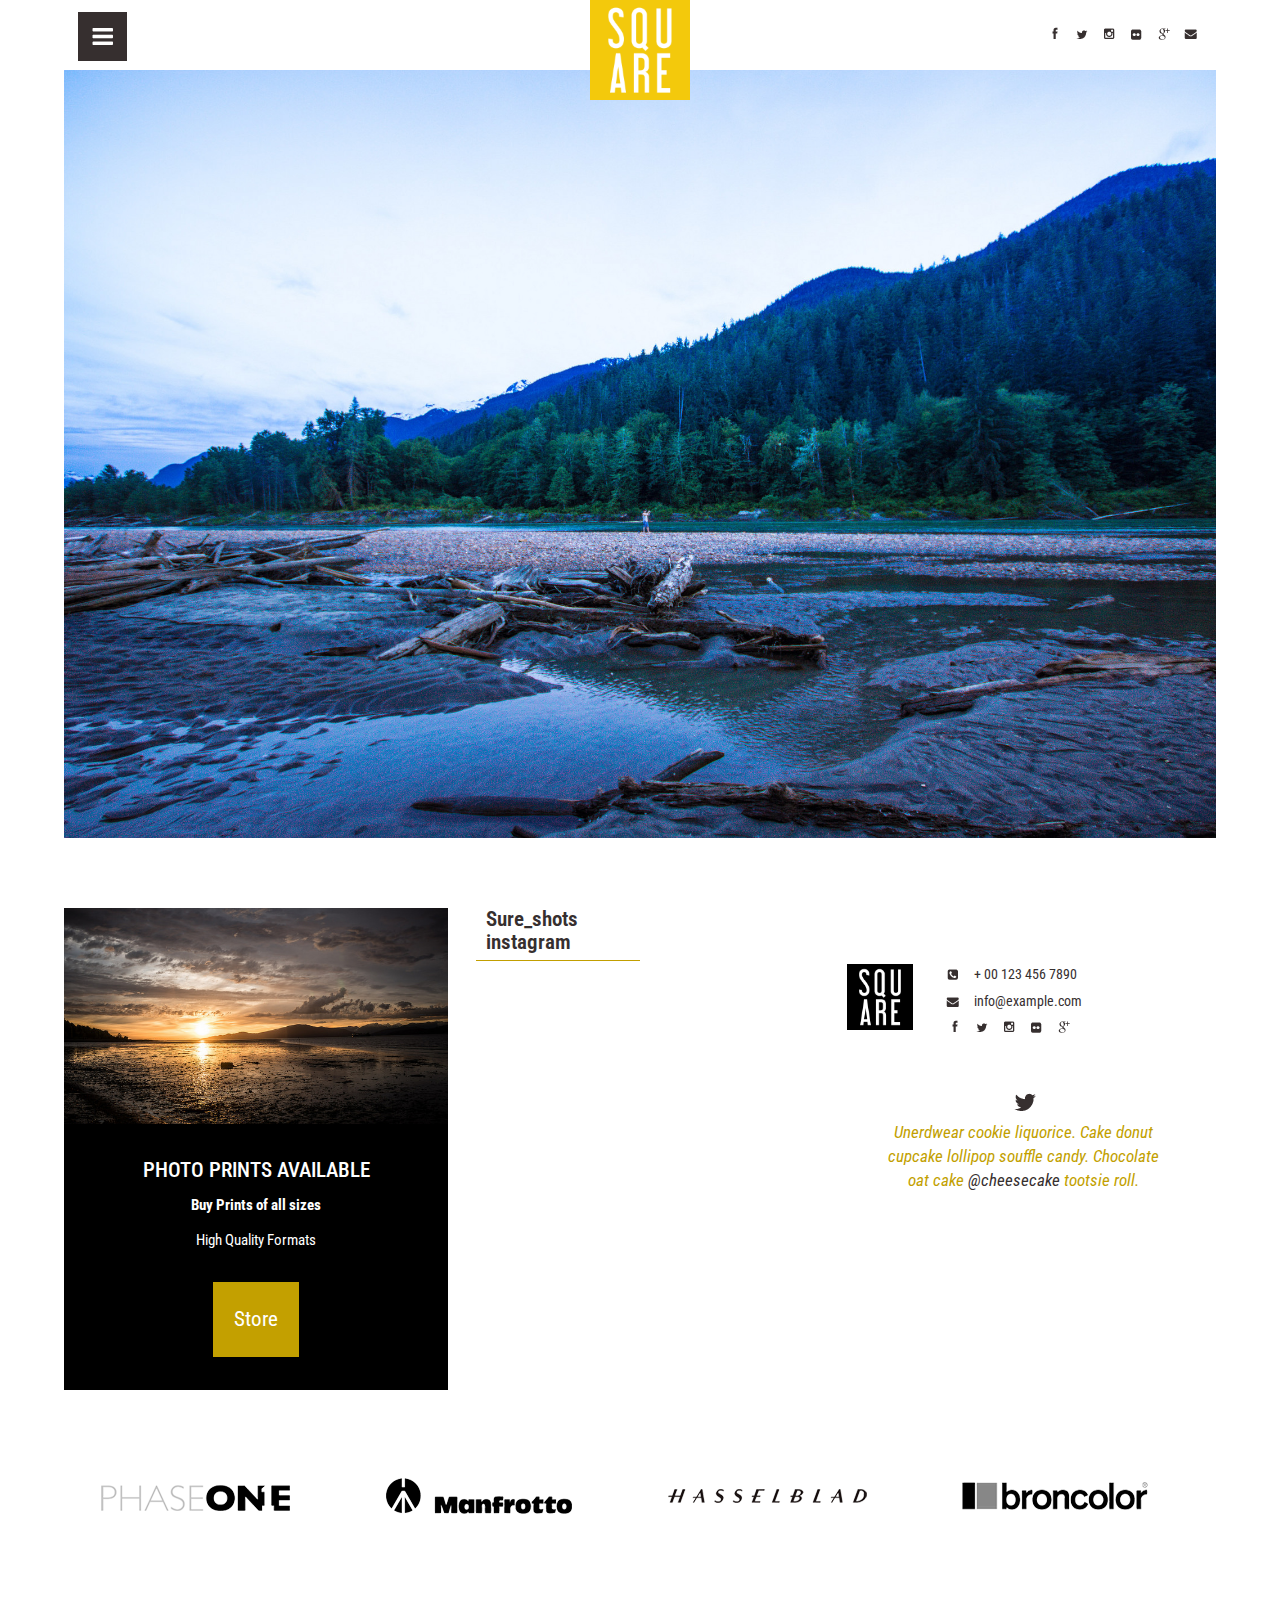
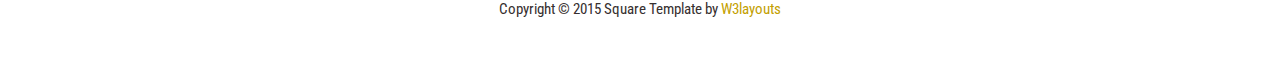
<file: index.html>
<!--A Design by W3layouts 
Author: W3layout
Author URL: http://w3layouts.com
License: Creative Commons Attribution 3.0 Unported
License URL: http://creativecommons.org/licenses/by/3.0/
-->
<!DOCTYPE html>
<html>
<head>
<title>Square a photographer portfolio Category Flat Bootstarp Resposive Website Template | Home :: w3layouts</title>
<link href="css/bootstrap.css" rel="stylesheet" type="text/css" media="all" />
<!-- jQuery (necessary for Bootstrap's JavaScript plugins) -->
<script src="js/jquery.min.js"></script>
<!-- Custom Theme files -->
<!--theme-style-->
<link href="css/style.css" rel="stylesheet" type="text/css" media="all" />	
<!--//theme-style-->
<meta name="viewport" content="width=device-width, initial-scale=1">
<meta http-equiv="Content-Type" content="text/html; charset=utf-8" />
<meta name="keywords" content="Square Responsive web template, Bootstrap Web Templates, Flat Web Templates, Andriod Compatible web template, 
Smartphone Compatible web template, free webdesigns for Nokia, Samsung, LG, SonyErricsson, Motorola web design" />
<script type="application/x-javascript"> addEventListener("load", function() { setTimeout(hideURLbar, 0); }, false); function hideURLbar(){ window.scrollTo(0,1); } </script>
<!--fonts-->
<link href='http://fonts.googleapis.com/css?family=Roboto+Condensed:400,300,700' rel='stylesheet' type='text/css'>
<script type="text/javascript" src="js/move-top.js"></script>
<script type="text/javascript" src="js/easing.js"></script>

</head>
<body>
<div class="main">
	<div class="header">		
			<div class="header-left">
			<div class="main-in">
								<section>
									<button id="showLeft" class="navig"></button>
								</section>
						</div>
				<!--- Navigation from Right To Left --->
				<link rel="stylesheet" type="text/css" href="css/component.css" />
					<script src="js/modernizr.custom.js"></script>
					<script type="text/javascript">
			
					  var _gaq = _gaq || [];
					  _gaq.push(['_setAccount', 'UA-7243260-2']);
					  _gaq.push(['_trackPageview']);
			
					  (function() {
					    var ga = document.createElement('script'); ga.type = 'text/javascript'; ga.async = true;
					    ga.src = ('https:' == document.location.protocol ? 'https://ssl' : 'http://www') + '.google-analytics.com/ga.js';
					    var s = document.getElementsByTagName('script')[0]; s.parentNode.insertBefore(ga, s);
					  })();
			
					</script>
					<div class="cbp-spmenu-push">
						<nav class="cbp-spmenu cbp-spmenu-vertical cbp-spmenu-left" id="cbp-spmenu-s1">
							<h3>Menu</h3>
							<a href="index.html" class="active" >Home</a>
							<a href="about.html" >About</a>
							<a href="portfolio.html">Portfolio</a>
							<a href="blog.html">Blog</a>
							<a href="contact.html">Contact</a>
						</nav>
				</div>
				<script src="js/classie.js"></script>
					<script>
			var menuLeft = document.getElementById( 'cbp-spmenu-s1' ),				
				showLeft = document.getElementById( 'showLeft' ),				
				body = document.body;

			showLeft.onclick = function() {
				classie.toggle( this, 'active' );
				classie.toggle( menuLeft, 'cbp-spmenu-open' );
				disableOther( 'showLeft' );
			};
			function disableOther( button ) {
				if( button !== 'showLeft' ) {
					classie.toggle( showLeft, 'disabled' );
				}
			}
		</script>
				<!--- Navigation from Right To Left --->
		</div>
	<!---->	
		<div class="logo">
			<a href="index.html"><img src="images/logo.png" alt=" "></a>
		</div>	
		<!---->
		<div class="header-right">
			<ul class="social-in">
				<li><a href="#"><i> </i></a></li>
				<li><a href="#"><i class="twitter"> </i></a></li>
				<li><a href="#"><i class="camera"> </i></a></li>
				<li ><a href="#"><i class="dot"> </i></a></li>
				<li><a href="#"><i class="gmail"> </i></a></li>
				<li><a href="#"><i class="message"> </i></a></li>
			</ul>
		</div>
		<div class="clearfix"> </div>
	</div>
	<!---->
	<div class="banner">
		<img  src="images/banner.jpg" alt=""/>
	</div>
	<!---->
	<div class="content">
		<div class="content-top">
		
				<div class="col-md-4 grid-top">
					<a href="single.html"><img  src="images/ba.jpg" alt=""/></a>
					<div class="top-grid">
						<h2>Photo Prints Available</h2>
						<label>Buy Prints of all sizes</label>
						<small>High Quality Formats</small>
						<a href="single.html" class="top-rate">Store</a>
					</div>
				</div>
				<div class="col-md-4 grid">
					<h4>Sure_shots instagram</h4>
					<div class="col-grid">
						<!-- LightWidget WIDGET --><script src="//lightwidget.com/widgets/lightwidget.js"></script><iframe src="//lightwidget.com/widgets/02e3bf84b77150ffb851d7aec7397ad4.html" scrolling="no" allowtransparency="true" class="lightwidget-widget" style="width: 100%; border: 0; overflow: hidden;"></iframe>

						<div class="clearfix"> </div>
					</div>
				</div>
				
			<div class="col-md-4 md-col">
				<div class="col-md-3 number-in">
					<a href="index.html"><img class="img-responsive" src="images/logo1.png" alt=" "></a>
				</div>
				<div class="col-md-9 number">
					<ul class="social">
						<li><span><i> </i>+ 00 123 456 7890</span></li>
						<li><a href="mailto:info@example.com"><i class="mes"> </i>info@example.com</a></li>
					</ul>
					<ul class="social-in">
						<li><a href="#"><i> </i></a></li>
						<li><a href="#"><i class="twitter"> </i></a></li>
						<li><a href="#"><i class="camera"> </i></a></li>
						<li><a href="#"><i class="dot"> </i></a></li>
						<li><a href="#"><i class="gmail"> </i></a></li>
					</ul>				
				</div>
				<div class="clearfix"> </div>
					<div class="twit">
						<a href="#"><img src="images/twit.png" alt=""></a>
						<p>Unerdwear cookie liquorice. Cake donut cupcake lollipop souffle candy. Chocolate oat cake <a href="single.html">@cheesecake</a> tootsie roll.</p>
					</div>
			</div>
			<div class="clearfix"> </div>
		</div>
	</div>
	<!---->
	<div class="footer">
		<div class="footer-top">
			<div class="col-md-3 footer-in">
				<img src="images/fo.png" alt=" ">
			</div>
			<div class="col-md-3 footer-in">
				<img src="images/fo1.png" alt=" ">
			</div>
			<div class="col-md-3 footer-in">
				<img src="images/fo2.png" alt=" ">
			</div>
			<div class="col-md-3 footer-in">
				<img src="images/fo3.png" alt=" ">
			</div>
			<div class="clearfix"> </div>
		</div>
			<p class="footer-class">Copyright © 2015 Square Template by  <a href="http://w3layouts.com/" target="_blank">W3layouts</a> </p>
	</div>
</div>
</body>
</html>
</file>
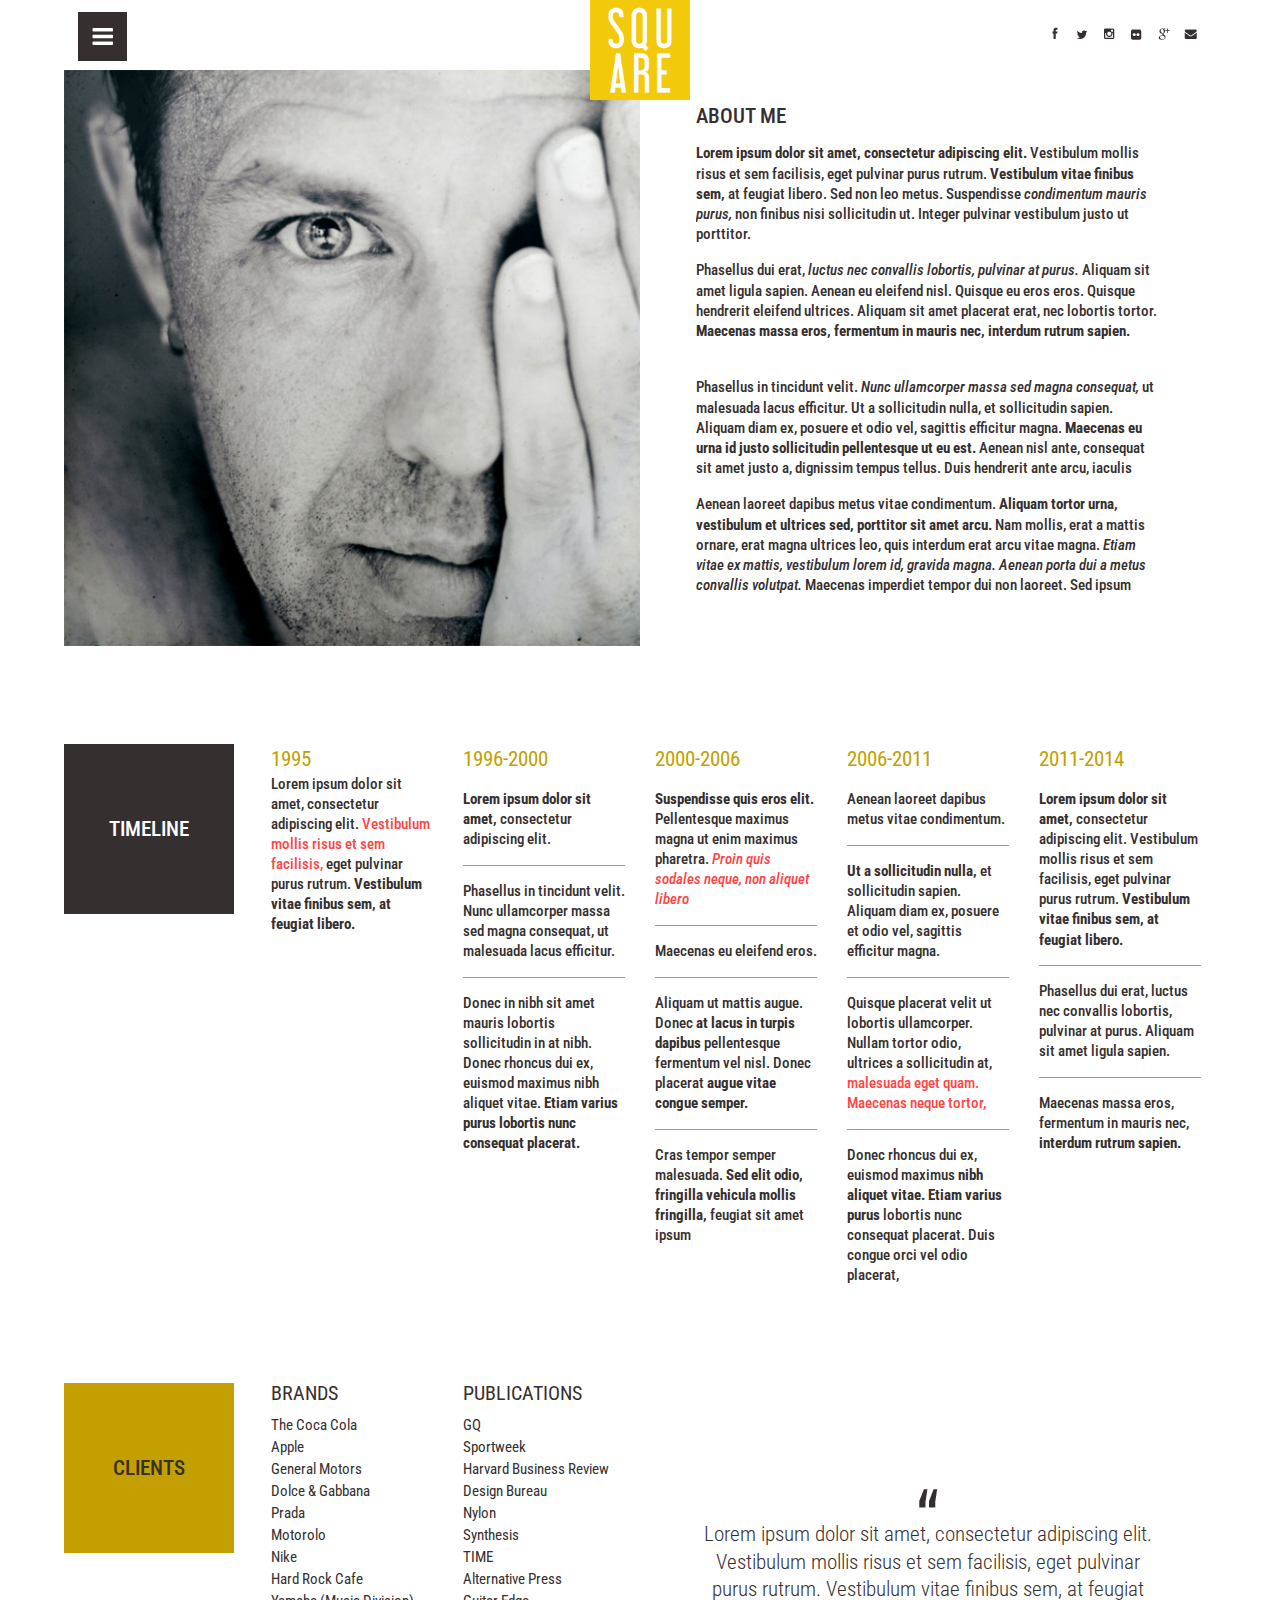
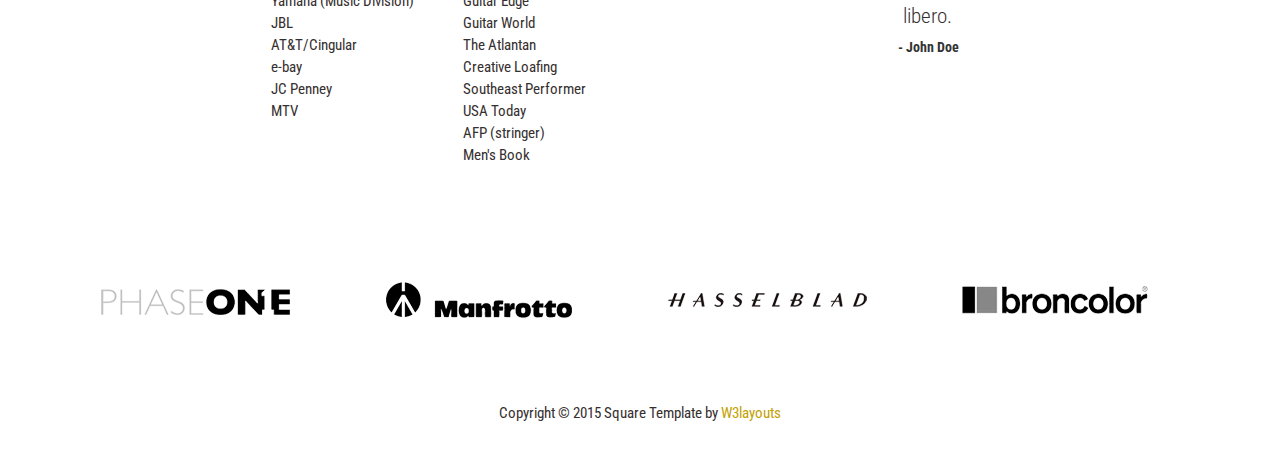
<file: about.html>
<!--A Design by W3layouts 
Author: W3layout
Author URL: http://w3layouts.com
License: Creative Commons Attribution 3.0 Unported
License URL: http://creativecommons.org/licenses/by/3.0/
-->
<!DOCTYPE html>
<html>
<head>
<title>Square a photographer portfolio Category Flat Bootstarp Resposive Website Template | About :: w3layouts</title>
<link href="css/bootstrap.css" rel="stylesheet" type="text/css" media="all" />
<!-- jQuery (necessary for Bootstrap's JavaScript plugins) -->
<script src="js/jquery.min.js"></script>
<!-- Custom Theme files -->
<!--theme-style-->
<link href="css/style.css" rel="stylesheet" type="text/css" media="all" />	
<!--//theme-style-->
<meta name="viewport" content="width=device-width, initial-scale=1">
<meta http-equiv="Content-Type" content="text/html; charset=utf-8" />
<meta name="keywords" content="Square Responsive web template, Bootstrap Web Templates, Flat Web Templates, Andriod Compatible web template, 
Smartphone Compatible web template, free webdesigns for Nokia, Samsung, LG, SonyErricsson, Motorola web design" />
<script type="application/x-javascript"> addEventListener("load", function() { setTimeout(hideURLbar, 0); }, false); function hideURLbar(){ window.scrollTo(0,1); } </script>
<!--fonts-->
<link href='http://fonts.googleapis.com/css?family=Roboto+Condensed:400,300,700' rel='stylesheet' type='text/css'>
<script type="text/javascript" src="js/move-top.js"></script>
<script type="text/javascript" src="js/easing.js"></script>
<script type="text/javascript">
					jQuery(document).ready(function($) {
						$(".scroll").click(function(event){		
							event.preventDefault();
							$('html,body').animate({scrollTop:$(this.hash).offset().top},1000);
						});
					});
					</script>
					<!---->

</head>
<body>
<div class="main">
	<div class="header">		
			<div class="header-left">
			<div class="main-in">
								<section>
									<button id="showLeft" class="navig"></button>
								</section>
						</div>
				<!--- Navigation from Right To Left --->
				<link rel="stylesheet" type="text/css" href="css/component.css" />
					<script src="js/modernizr.custom.js"></script>
					<script type="text/javascript">
			
					  var _gaq = _gaq || [];
					  _gaq.push(['_setAccount', 'UA-7243260-2']);
					  _gaq.push(['_trackPageview']);
			
					  (function() {
					    var ga = document.createElement('script'); ga.type = 'text/javascript'; ga.async = true;
					    ga.src = ('https:' == document.location.protocol ? 'https://ssl' : 'http://www') + '.google-analytics.com/ga.js';
					    var s = document.getElementsByTagName('script')[0]; s.parentNode.insertBefore(ga, s);
					  })();
			
					</script>
					<div class="cbp-spmenu-push">
						<nav class="cbp-spmenu cbp-spmenu-vertical cbp-spmenu-left" id="cbp-spmenu-s1">
							<h3>Menu</h3>
							<a href="index.html"  >Home</a>
							<a href="about.html" class="active">About</a>
							<a href="portfolio.html">Portfolio</a>
							<a href="blog.html">Blog</a>
							<a href="contact.html">Contact</a>
						</nav>
				</div>
				<script src="js/classie.js"></script>
					<script>
			var menuLeft = document.getElementById( 'cbp-spmenu-s1' ),				
				showLeft = document.getElementById( 'showLeft' ),				
				body = document.body;

			showLeft.onclick = function() {
				classie.toggle( this, 'active' );
				classie.toggle( menuLeft, 'cbp-spmenu-open' );
				disableOther( 'showLeft' );
			};
			function disableOther( button ) {
				if( button !== 'showLeft' ) {
					classie.toggle( showLeft, 'disabled' );
				}
			}
		</script>
				<!--- Navigation from Right To Left --->
					<script type="text/javascript" src="js/easing.js"></script>
		</div>
	<!---->	
		<div class="logo">
			<a href="index.html"><img src="images/logo.png" alt=" "></a>
		</div>	
		<!---->
		<div class="header-right">
			<ul class="social-in">
				<li><a href="#"><i> </i></a></li>
				<li><a href="#"><i class="twitter"> </i></a></li>
				<li><a href="#"><i class="camera"> </i></a></li>
				<li><a href="#"><i class="dot"> </i></a></li>
				<li><a href="#"><i class="gmail"> </i></a></li>
				<li><a href="#"><i class="message"> </i></a></li>
			</ul>
		</div>
		<div class="clearfix"> </div>
	</div>
	<!---->
	<div class="head">
		<div class="about">
			<div class="about-top">
				<div class="col-md-6 about-grid">
					<a href="single.html"><img src="images/ab.jpg" alt=" "></a>
				</div>
				<div class="col-md-6 grid-about">
					<h2>about me</h2>
					<p><b>Lorem ipsum dolor sit amet, consectetur adipiscing elit.</b> Vestibulum mollis risus et sem facilisis, eget pulvinar purus rutrum. <b>Vestibulum vitae finibus sem,</b> at feugiat libero. Sed non leo metus. Suspendisse <i>condimentum mauris purus,</i> non finibus nisi sollicitudin ut. Integer pulvinar vestibulum justo ut porttitor. </p>

	<p>Phasellus dui erat, <i>luctus nec convallis lobortis, pulvinar at purus.</i> Aliquam sit amet ligula sapien. Aenean eu eleifend nisl. Quisque eu eros eros. Quisque hendrerit eleifend ultrices. Aliquam sit amet placerat erat, nec lobortis tortor. <b>Maecenas massa eros, fermentum in mauris nec, interdum rutrum sapien.</b></p>

	<p>Phasellus in tincidunt velit. <i>Nunc ullamcorper massa sed magna consequat,</i> ut malesuada lacus efficitur. Ut a sollicitudin nulla, et sollicitudin sapien. Aliquam diam ex, posuere et odio vel, sagittis efficitur magna. <b>Maecenas eu urna id justo sollicitudin pellentesque ut eu est.</b> Aenean nisl ante, consequat sit amet justo a, dignissim tempus tellus. Duis hendrerit ante arcu, iaculis ultrices lectus fermentum eget. <b>Phasellus volutpat finibus ipsum nec accumsan.</b></p>

	<p>Aenean laoreet dapibus metus vitae condimentum.<b> Aliquam tortor urna, vestibulum et ultrices sed, porttitor sit amet arcu.</b> Nam mollis, erat a mattis ornare, erat magna ultrices leo, quis interdum erat arcu vitae magna. <i>Etiam vitae ex mattis, vestibulum lorem id, gravida magna. Aenean porta dui a metus convallis volutpat.</i> Maecenas imperdiet tempor dui non laoreet. Sed ipsum arcu, rutrum eget egestas in, ullamcorper vitae massa. In volutpat dolor ligula, in congue urna suscipit non. Donec eleifend tempus velit eu viverra.<b> Praesent sagittis auctor finibus. Proin maximus, nibh eu ultrices imperdiet, nulla odio consectetur ex, a tempus nisl ante nec urna.</b> Praesent sapien diam, fringilla non molestie ac, commodo eget lectus. Nunc interdum purus eu auctor volutpat. Aliquam vestibulum a sapien in efficitur.<b> Vivamus non dui velit.</b></p>
				</div>
				<div class="clearfix"> </div>
			</div>
			<!---->
			<div class="about-middle">
				<div class="col-md-2 middle-grid mid">
					<h3>timeline</h3>
				</div>
				<div class="col-md-2 middle-grid">
					<dt>1995</dt>
					<p>Lorem ipsum dolor sit amet, consectetur adipiscing elit. <span>Vestibulum mollis risus et sem facilisis,</span> eget pulvinar purus rutrum. <b>Vestibulum vitae finibus sem, at feugiat libero.</b></p>
				</div>
				<div class="col-md-2 middle-grid">
					<dt>1996-2000</dt>
					<p class="para"><b>Lorem ipsum dolor sit amet,</b> consectetur adipiscing elit. </p>
					<p class="para">Phasellus in tincidunt velit. Nunc ullamcorper massa sed magna consequat, ut malesuada lacus efficitur.</p>
					<p class="para-in">Donec in nibh sit amet mauris lobortis sollicitudin in at nibh. Donec rhoncus dui ex, euismod maximus nibh aliquet vitae.<b> Etiam varius purus lobortis nunc consequat placerat.</b> </p>
				</div>
				<div class="col-md-2 middle-grid">
					<dt>2000-2006</dt>
					<p class="para"><b>Suspendisse quis eros elit.</b> Pellentesque maximus magna ut enim maximus pharetra.<span><i> Proin quis sodales neque, non aliquet libero</i></span> </p>
					<p class="para">Maecenas eu eleifend eros. </p>
					<p class="para">Aliquam ut mattis augue. Donec <b>at lacus in turpis dapibus</b> pellentesque fermentum vel nisl. Donec placerat <b>augue vitae congue semper. </b></p>
					<p class="para-in">Cras tempor semper malesuada. <b>Sed elit odio, fringilla vehicula mollis fringilla,</b> feugiat sit amet ipsum </p>
				</div>
				<div class="col-md-2 middle-grid">
					<dt>2006-2011</dt>
					<p class="para">Aenean laoreet dapibus metus vitae condimentum.</p>
					<p class="para"><b>Ut a sollicitudin nulla,</b> et sollicitudin sapien. Aliquam diam ex, posuere et odio vel, sagittis efficitur magna.</p>
					<p class="para">Quisque placerat velit ut lobortis ullamcorper. Nullam tortor odio, ultrices a sollicitudin at, <span>malesuada eget quam. Maecenas neque tortor,</span></p>
					<p class="para-in">Donec rhoncus dui ex, euismod maximus <b>nibh aliquet vitae. Etiam varius purus</b> lobortis nunc consequat placerat. Duis congue orci vel odio placerat,</p>				
				</div>
				<div class="col-md-2 middle-grid">
					<dt>2011-2014</dt>
					<p class="para"><b>Lorem ipsum dolor sit amet,</b> consectetur adipiscing elit. Vestibulum mollis risus et sem facilisis, eget pulvinar purus rutrum. <b>Vestibulum vitae finibus sem, at feugiat libero.</b></p>
					<p class="para">Phasellus dui erat, luctus nec convallis lobortis, pulvinar at purus. Aliquam sit amet ligula sapien.</p>
					<p class="para-in">Maecenas massa eros, fermentum in mauris nec,<b> interdum rutrum sapien.</b></p>
				</div>
				<div class="clearfix"> </div>
			</div>
			<!---->
			<div class="about-bottom">
				<div class="col-md-2 bottom-grid bottom">
					<h3>clients</h3>
				</div>
				<div class="col-md-2 bottom-grid">
					<h4>brands</h4>
					<ul>
						<li><a href="#">The Coca Cola</a></li>
						<li><a href="#">Apple</a></li>
						<li><a href="#">General Motors</a></li>
						<li><a href="#">Dolce & Gabbana</a></li>
						<li><a href="#">Prada</a></li>
						<li><a href="#">Motorolo</a></li>
						<li><a href="#">Nike</a></li>
						<li><a href="#">Hard Rock Cafe</a></li>
						<li><a href="#">Yamaha (Music Division)</a></li>
						<li><a href="#">JBL</a></li>
						<li><a href="#">AT&T/Cingular</a></li>
						<li><a href="#">e-bay</a></li>
						<li><a href="#">JC Penney</a></li>
						<li><a href="#">MTV</a></li>
					</ul>
				</div>
				<div class="col-md-2 bottom-grid">
					<h4>publications</h4>
					<ul>
						<li><a href="#">GQ</a></li>
						<li><a href="#">Sportweek</a></li>
						<li><a href="#">Harvard Business Review</a></li>
						<li><a href="#">Design Bureau </a></li>
						<li><a href="#">Nylon</a></li>
						<li><a href="#">Synthesis</a></li>
						<li><a href="#">TIME</a></li>
						<li><a href="#">Alternative Press</a></li>
						<li><a href="#">Guitar Edge</a></li>
						<li><a href="#">Guitar World</a></li>
						<li><a href="#">The Atlantan</a></li>
						<li><a href="#">Creative Loafing</a></li>
						<li><a href="#">Southeast Performer</a></li>
						<li><a href="#">USA Today</a></li>
						<li><a href="#">AFP (stringer)</a></li>
						<li><a href="#">Men's Book</a></li>
					</ul>
				</div>
				<div class="col-md-6 bottom-grid-in">
					<img src="images/ar.png" alt=" ">
					<p>Lorem ipsum dolor sit amet, consectetur adipiscing elit. Vestibulum mollis risus et sem facilisis, eget pulvinar purus rutrum. Vestibulum vitae finibus sem, at feugiat libero. </p>
					<b>- John Doe </b>
				</div>
				<div class="clearfix"> </div>
			</div>
		</div>
	</div>
	<!---->
	<div class="footer">
		<div class="footer-top">
			<div class="col-md-3 footer-in">
				<img src="images/fo.png" alt=" ">
			</div>
			<div class="col-md-3 footer-in">
				<img src="images/fo1.png" alt=" ">
			</div>
			<div class="col-md-3 footer-in">
				<img src="images/fo2.png" alt=" ">
			</div>
			<div class="col-md-3 footer-in">
				<img src="images/fo3.png" alt=" ">
			</div>
			<div class="clearfix"> </div>
		</div>
		<p class="footer-class">Copyright © 2015 Square Template by  <a href="http://w3layouts.com/" target="_blank">W3layouts</a> </p>
	</div>
</div>
</body>
</html>
</file>
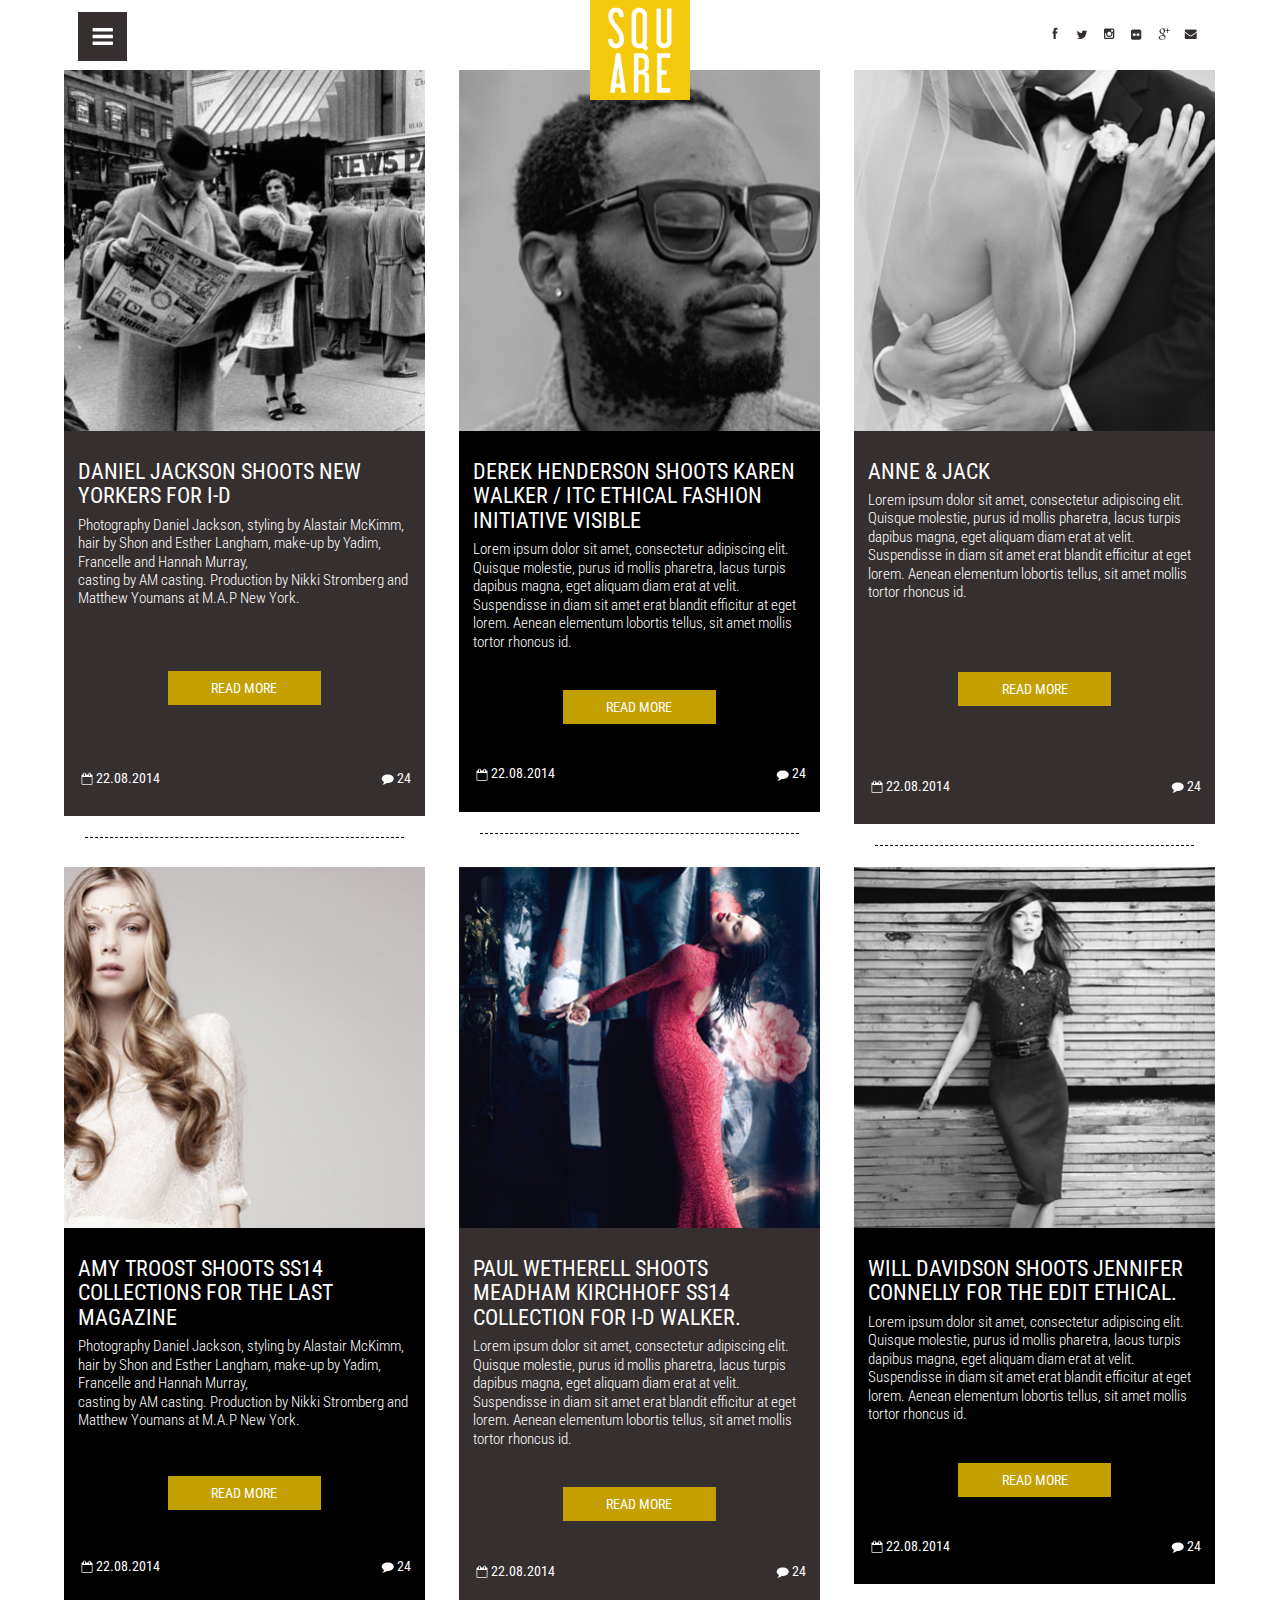
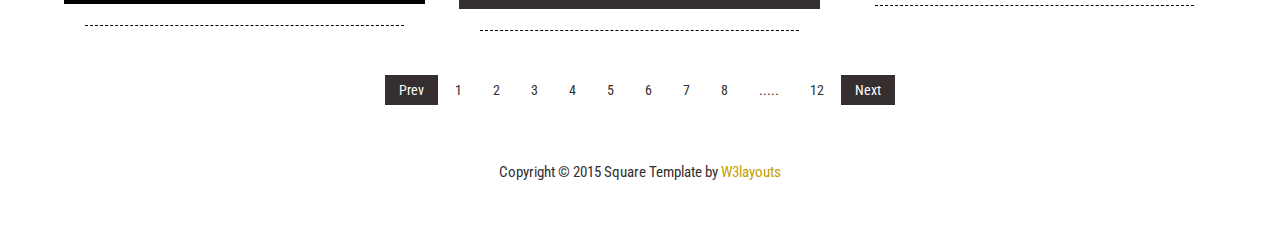
<file: blog.html>
<!--A Design by W3layouts 
Author: W3layout
Author URL: http://w3layouts.com
License: Creative Commons Attribution 3.0 Unported
License URL: http://creativecommons.org/licenses/by/3.0/
-->
<!DOCTYPE html>
<html>
<head>
<title>Square a photographer portfolio Category Flat Bootstarp Resposive Website Template | Blog :: w3layouts</title>
<link href="css/bootstrap.css" rel="stylesheet" type="text/css" media="all" />
<!-- jQuery (necessary for Bootstrap's JavaScript plugins) -->
<script src="js/jquery.min.js"></script>
<!-- Custom Theme files -->
<!--theme-style-->
<link href="css/style.css" rel="stylesheet" type="text/css" media="all" />	
<!--//theme-style-->
<meta name="viewport" content="width=device-width, initial-scale=1">
<meta http-equiv="Content-Type" content="text/html; charset=utf-8" />
<meta name="keywords" content="Square Responsive web template, Bootstrap Web Templates, Flat Web Templates, Andriod Compatible web template, 
Smartphone Compatible web template, free webdesigns for Nokia, Samsung, LG, SonyErricsson, Motorola web design" />
<script type="application/x-javascript"> addEventListener("load", function() { setTimeout(hideURLbar, 0); }, false); function hideURLbar(){ window.scrollTo(0,1); } </script>
<!--fonts-->
<link href='http://fonts.googleapis.com/css?family=Roboto+Condensed:400,300,700' rel='stylesheet' type='text/css'>
<script type="text/javascript" src="js/move-top.js"></script>
<script type="text/javascript" src="js/easing.js"></script>
<script type="text/javascript">
					jQuery(document).ready(function($) {
						$(".scroll").click(function(event){		
							event.preventDefault();
							$('html,body').animate({scrollTop:$(this.hash).offset().top},1000);
						});
					});
					</script>
					<!---->

</head>
<body>
<div class="main">
	<div class="header">		
			<div class="header-left">
				<div class="main-in">
								<section>
									<button id="showLeft" class="navig"></button>
								</section>
						</div>
				<!--- Navigation from Right To Left --->
				<link rel="stylesheet" type="text/css" href="css/component.css" />
					<script src="js/modernizr.custom.js"></script>
					<script type="text/javascript">
			
					  var _gaq = _gaq || [];
					  _gaq.push(['_setAccount', 'UA-7243260-2']);
					  _gaq.push(['_trackPageview']);
			
					  (function() {
					    var ga = document.createElement('script'); ga.type = 'text/javascript'; ga.async = true;
					    ga.src = ('https:' == document.location.protocol ? 'https://ssl' : 'http://www') + '.google-analytics.com/ga.js';
					    var s = document.getElementsByTagName('script')[0]; s.parentNode.insertBefore(ga, s);
					  })();
			
					</script>
					<div class="cbp-spmenu-push">
						<nav class="cbp-spmenu cbp-spmenu-vertical cbp-spmenu-left" id="cbp-spmenu-s1">
							<h3>Menu</h3>
							<a href="index.html"  >Home</a>
							<a href="about.html" >About</a>
							<a href="portfolio.html">Portfolio</a>
							<a href="blog.html" class="active">Blog</a>
							<a href="contact.html">Contact</a>
						</nav>
				</div>
				<script src="js/classie.js"></script>
					<script>
			var menuLeft = document.getElementById( 'cbp-spmenu-s1' ),				
				showLeft = document.getElementById( 'showLeft' ),				
				body = document.body;

			showLeft.onclick = function() {
				classie.toggle( this, 'active' );
				classie.toggle( menuLeft, 'cbp-spmenu-open' );
				disableOther( 'showLeft' );
			};
			function disableOther( button ) {
				if( button !== 'showLeft' ) {
					classie.toggle( showLeft, 'disabled' );
				}
			}
		</script>
				<!--- Navigation from Right To Left --->
			</div> 
		
	<!---->	
		<div class="logo">
			<a href="index.html"><img src="images/logo.png" alt=" "></a>
		</div>	
		<!---->
		<div class="header-right">
			<ul class="social-in">
				<li><a href="#"><i> </i></a></li>
				<li><a href="#"><i class="twitter"> </i></a></li>
				<li><a href="#"><i class="camera"> </i></a></li>
				<li><a href="#"><i class="dot"> </i></a></li>
				<li><a href="#"><i class="gmail"> </i></a></li>
				<li><a href="#"><i class="message"> </i></a></li>
			</ul>
		</div>
		<div class="clearfix"> </div>
	</div>
	<!---->
	<div class="head">
		<div class="blog">
			<div class="col-md-4 blog-top">
				<div class="blog-in">
					<a href="single.html"><img src="images/b1.jpg" alt=" "></a>
					<div class="blog-grid">
						<h3><a href="single.html">Daniel Jackson Shoots New Yorkers for i-D</a></h3>
						<p>Photography Daniel Jackson,  styling by Alastair McKimm, hair by Shon  and Esther Langham, make-up by Yadim,  Francelle and Hannah Murray, <span>
						casting by AM casting. Production  by Nikki Stromberg and Matthew Youmans at M.A.P New York.</span></p>
						<a href="single.html" class="more">READ MORE</a>
						<div class="date">
							<span class="date-in"><i> </i>22.08.2014</span>
							<a href="single.html" class="comments"><i></i>24</a>
							<div class="clearfix"> </div>
						</div>
					</div>					
				</div>
				<i class="black"> </i>
			</div>
			<div class="col-md-4 blog-top">
				<div class="blog-in in-blog">
					<a href="single.html"><img src="images/b2.jpg" alt=" "></a>
					<div class="blog-grid">
						<h3><a href="single.html">Derek Henderson Shoots Karen Walker / ITC Ethical Fashion Initiative Visible </a></h3>
						<p>Lorem ipsum dolor sit amet, consectetur adipiscing elit. Quisque molestie, purus id mollis pharetra, lacus turpis dapibus magna, eget aliquam diam erat at velit. Suspendisse in diam sit amet erat blandit efficitur at eget lorem. Aenean elementum lobortis tellus, sit amet mollis tortor rhoncus id.</p>
						<a href="single.html" class="more read-more">READ MORE</a>
						<div class="date">
							<span class="date-in"><i> </i>22.08.2014</span>
							<a href="single.html" class="comments"><i></i>24</a>
							<div class="clearfix"> </div>
						</div>
					</div>
				</div>
				<i class="black"> </i>
			</div>
			<div class="col-md-4 blog-top">
				<div class="blog-in">
					<a href="single.html"><img src="images/b3.jpg" alt=" "></a>
					<div class="blog-grid">
						<h3><a href="single.html">Anne & jack </a></h3>
						<p>Lorem ipsum dolor sit amet, consectetur adipiscing elit. Quisque molestie, purus id mollis pharetra, lacus turpis dapibus magna, eget aliquam diam erat at velit. Suspendisse in diam sit amet erat blandit efficitur at eget lorem. Aenean elementum lobortis tellus, sit amet mollis tortor rhoncus id.</p>
						<a href="single.html" class="more read-more-in">READ MORE</a>
						<div class="date">
							<span class="date-in"><i> </i>22.08.2014</span>
							<a href="single.html" class="comments"><i></i>24</a>
							<div class="clearfix"> </div>
						</div>
					</div>
				</div>
				<i class="black"> </i>
			</div>
			<div class="col-md-4 blog-top">
				<div class="blog-in in-blog">
					<a href="single.html"><img src="images/b4.jpg" alt=" "></a>
					<div class="blog-grid">
						<h3><a href="single.html">Amy Troost Shoots SS14 Collections for The Last Magazine</a></h3>
						<p>Photography Daniel Jackson,  styling by Alastair McKimm, hair by Shon  and Esther Langham, make-up by Yadim,  Francelle and Hannah Murray, <span>
						casting by AM casting. Production  by Nikki Stromberg and Matthew Youmans at M.A.P New York.</span></p>
						<a href="single.html" class="more read-more read-by">READ MORE</a>
						<div class="date">
							<span class="date-in"><i> </i>22.08.2014</span>
							<a href="single.html" class="comments"><i></i>24</a>
							<div class="clearfix"> </div>
						</div>
					</div>
				</div>
				<i class="black"> </i>
			</div>
			<div class="col-md-4 blog-top">
				<div class="blog-in">
					<a href="single.html"><img src="images/b5.jpg" alt=" "></a>
					<div class="blog-grid">
						<h3><a href="single.html">Paul Wetherell Shoots Meadham Kirchhoff SS14 Collection for i-D Walker.</a></h3>
						<p>Lorem ipsum dolor sit amet, consectetur adipiscing elit. Quisque molestie, purus id mollis pharetra, lacus turpis dapibus magna, eget aliquam diam erat at velit. Suspendisse in diam sit amet erat blandit efficitur at eget lorem. Aenean elementum lobortis tellus, sit amet mollis tortor rhoncus id.</p>
						<a href="single.html" class="more read-more">READ MORE</a>
						<div class="date">
							<span class="date-in"><i> </i>22.08.2014</span>
							<a href="single.html" class="comments"><i></i>24</a>
							<div class="clearfix"> </div>
						</div>
					</div>
				</div>
				<i class="black"> </i>
			</div>
			<div class="col-md-4 blog-top">
				<div class="blog-in in-blog">
					<a href="single.html"><img src="images/b6.jpg" alt=" "></a>
					<div class="blog-grid">
						<h3><a href="single.html">Will Davidson Shoots Jennifer Connelly for The Edit Ethical.</a> </h3>
						<p>Lorem ipsum dolor sit amet, consectetur adipiscing elit. Quisque molestie, purus id mollis pharetra, lacus turpis dapibus magna, eget aliquam diam erat at velit. Suspendisse in diam sit amet erat blandit efficitur at eget lorem. Aenean elementum lobortis tellus, sit amet mollis tortor rhoncus id.</p>
						<a href="single.html" class="more read-more">READ MORE</a>
						<div class="date">
							<span class="date-in"><i> </i>22.08.2014</span>
							<a href="single.html" class="comments"><i></i>24</a>
							<div class="clearfix"> </div>
						</div>
					</div>
					
				</div>
				<i class="black"> </i>
			</div>
			<div class="clearfix"> </div>
			<ul class="start">
					<li><span class="prev">Prev</span></li>
					<li><span>1</span></li>
					<li><a href="#">2</a></li>
					<li><a href="#">3</a></li>
					<li><a href="#">4</a></li>
					<li><a href="#">5</a></li>
					<li><a href="#">6</a></li>
					<li><a href="#">7</a></li>
					<li><a href="#">8</a></li>
					<li><span>.....</span></li>
					<li><a href="#">12</a></li>
					<li><a href="#" class="next">Next</a></li>
				</ul>
		</div>
	</div>
	<!---->
	<div class="footer">
		<div class="footer">
					<script type="text/javascript">
						$(document).ready(function() {
							/*
							var defaults = {
					  			containerID: 'toTop', // fading element id
								containerHoverID: 'toTopHover', // fading element hover id
								scrollSpeed: 1200,
								easingType: 'linear' 
					 		};
							*/
							
							$().UItoTop({ easingType: 'easeOutQuart' });
							
						});
					</script>

		<a href="#" id="toTop" class="drop-in"><img src="images/drop.png" alt=" "></a>
		<p class="footer-class">Copyright © 2015 Square Template by  <a href="http://w3layouts.com/" target="_blank">W3layouts</a> </p>
	</div>
</div>
</body>
</html>
</file>
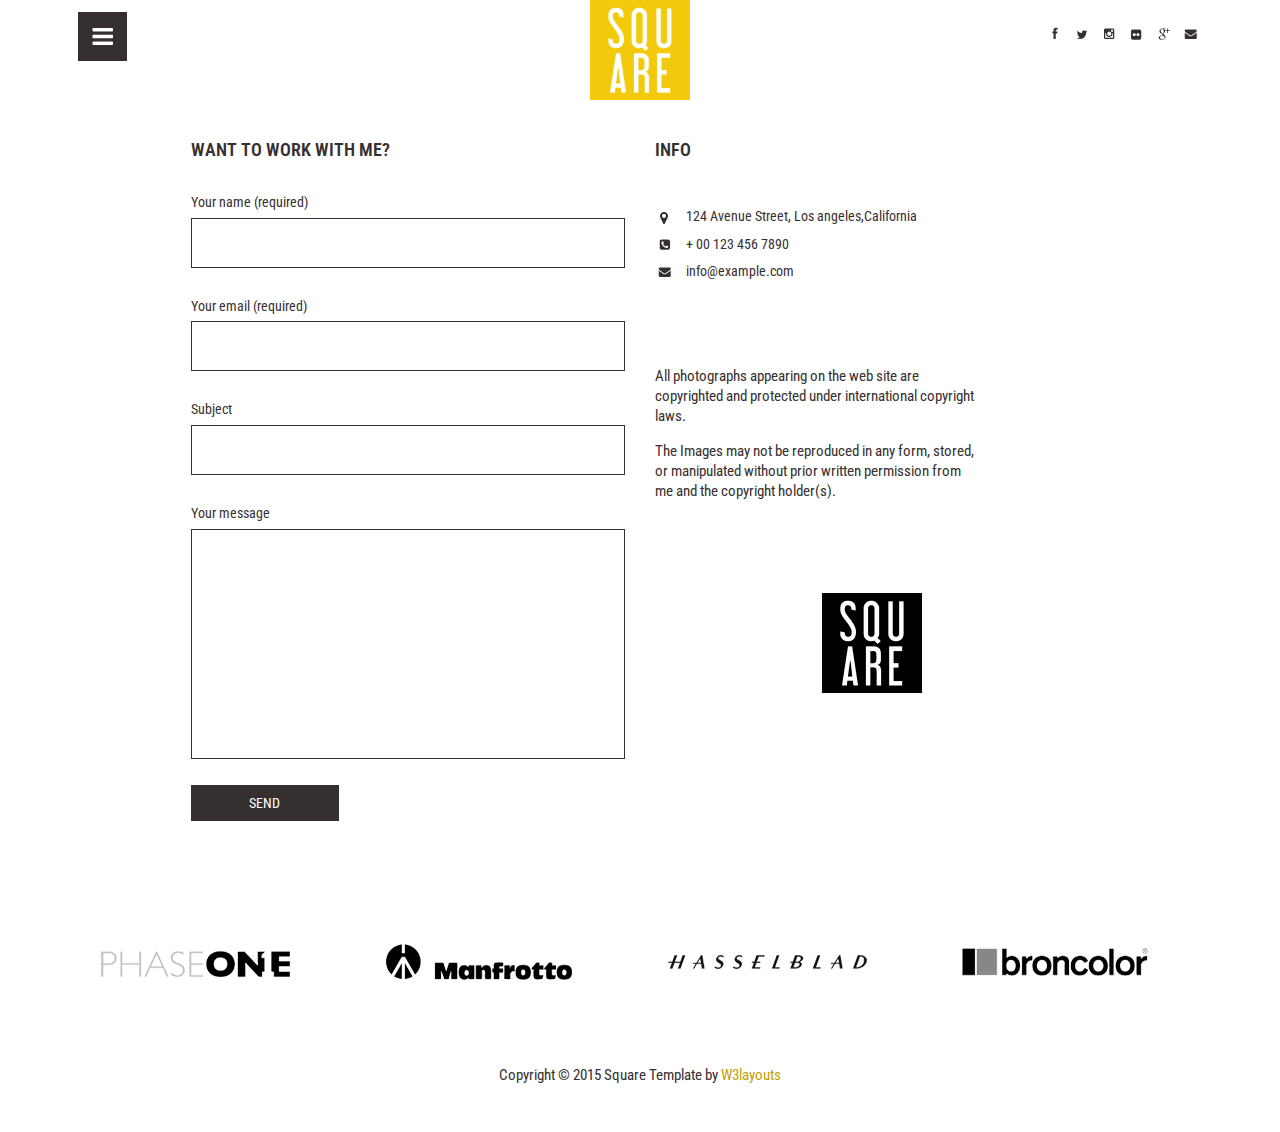
<file: contact.html>
<!--A Design by W3layouts 
Author: W3layout
Author URL: http://w3layouts.com
License: Creative Commons Attribution 3.0 Unported
License URL: http://creativecommons.org/licenses/by/3.0/
-->
<!DOCTYPE html>
<html>
<head>
<title>Square a photographer portfolio Category Flat Bootstarp Resposive Website Template | Contact :: w3layouts</title>
<link href="css/bootstrap.css" rel="stylesheet" type="text/css" media="all" />
<!-- jQuery (necessary for Bootstrap's JavaScript plugins) -->
<script src="js/jquery.min.js"></script>
<!-- Custom Theme files -->
<!--theme-style-->
<link href="css/style.css" rel="stylesheet" type="text/css" media="all" />	
<!--//theme-style-->
<meta name="viewport" content="width=device-width, initial-scale=1">
<meta http-equiv="Content-Type" content="text/html; charset=utf-8" />
<meta name="keywords" content="Cube Responsive web template, Bootstrap Web Templates, Flat Web Templates, Andriod Compatible web template, 
Smartphone Compatible web template, free webdesigns for Nokia, Samsung, LG, SonyErricsson, Motorola web design" />
<script type="application/x-javascript"> addEventListener("load", function() { setTimeout(hideURLbar, 0); }, false); function hideURLbar(){ window.scrollTo(0,1); } </script>
<!--fonts-->
<link href='http://fonts.googleapis.com/css?family=Roboto+Condensed:400,300,700' rel='stylesheet' type='text/css'>
<script type="text/javascript" src="js/move-top.js"></script>
<script type="text/javascript" src="js/easing.js"></script>
<script type="text/javascript">
					jQuery(document).ready(function($) {
						$(".scroll").click(function(event){		
							event.preventDefault();
							$('html,body').animate({scrollTop:$(this.hash).offset().top},1000);
						});
					});
					</script>
					<!---->

</head>
<body>
<div class="main">
	<div class="header">		
			<div class="header-left">
				<div class="main-in">
								<section>
									<button id="showLeft" class="navig"></button>
								</section>
						</div>
				<!--- Navigation from Right To Left --->
				<link rel="stylesheet" type="text/css" href="css/component.css" />
					<script src="js/modernizr.custom.js"></script>
					<script type="text/javascript">
			
					  var _gaq = _gaq || [];
					  _gaq.push(['_setAccount', 'UA-7243260-2']);
					  _gaq.push(['_trackPageview']);
			
					  (function() {
					    var ga = document.createElement('script'); ga.type = 'text/javascript'; ga.async = true;
					    ga.src = ('https:' == document.location.protocol ? 'https://ssl' : 'http://www') + '.google-analytics.com/ga.js';
					    var s = document.getElementsByTagName('script')[0]; s.parentNode.insertBefore(ga, s);
					  })();
			
					</script>
					<div class="cbp-spmenu-push">
						<nav class="cbp-spmenu cbp-spmenu-vertical cbp-spmenu-left" id="cbp-spmenu-s1">
							<h3>Menu</h3>
							<a href="index.html"  >Home</a>
							<a href="about.html" >About</a>
							<a href="portfolio.html">Portfolio</a>
							<a href="blog.html">Blog</a>
							<a href="contact.html" class="active">Contact</a>
						</nav>
				</div>
				<script src="js/classie.js"></script>
					<script>
			var menuLeft = document.getElementById( 'cbp-spmenu-s1' ),				
				showLeft = document.getElementById( 'showLeft' ),				
				body = document.body;

			showLeft.onclick = function() {
				classie.toggle( this, 'active' );
				classie.toggle( menuLeft, 'cbp-spmenu-open' );
				disableOther( 'showLeft' );
			};
			function disableOther( button ) {
				if( button !== 'showLeft' ) {
					classie.toggle( showLeft, 'disabled' );
				}
			}
		</script>
				<!--- Navigation from Right To Left --->
		</div>
	<!---->	
		<div class="logo">
			<a href="index.html"><img src="images/logo.png" alt=" "></a>
		</div>	
		<!---->
		<div class="header-right">
			<ul class="social-in">
				<li><a href="#"><i> </i></a></li>
				<li><a href="#"><i class="twitter"> </i></a></li>
				<li><a href="#"><i class="camera"> </i></a></li>
				<li><a href="#"><i class="dot"> </i></a></li>
				<li><a href="#"><i class="gmail"> </i></a></li>
				<li><a href="#"><i class="message"> </i></a></li>
			</ul>
		</div>
		<div class="clearfix"> </div>
	</div>
	<!---->
	<div class="head">
			<div class="contact">
				<div class="col-md-6 contact-top">
					<h3>Want to work with me?</h3>
						<div>
							<span>Your name (required)</span>		
							<input type="text" value="" >						
						</div>
						<div>
							<span>Your email (required)</span>		
							<input type="text" value="" >						
						</div>
						<div>
							<span>Subject</span>		
							<input type="text" value="" >	
						</div>
						<div>
							<span>Your message</span>		
							<textarea> </textarea>	
						</div>
						<input type="submit" value="SEND" >	
				</div>
				<div class="col-md-6 contact-top">
					<h3>Info</h3>
					<ul class="social street">
						<li><span><i class="down"> </i>124 Avenue Street, Los angeles,California </span></li>
						<li><span><i> </i>+ 00 123 456 7890</span></li>
						<li><a href="mailto:info@example.com"><i class="mes"> </i>info@example.com</a></li>
					</ul>
					<p>All photographs appearing on the web site are copyrighted and protected under international copyright laws. </p>

<p>The Images may not be reproduced in any form, stored, or manipulated without prior written permission from me and the copyright holder(s).    </p>
				<a href="index.html" class="logo-bottom"><img src="images/logo1.png" alt=" "></a>
				</div>
			<div class="clearfix"> </div>
			</div>
	</div>
	<!---->
	<div class="footer">
		<div class="footer-top">
			<div class="col-md-3 footer-in">
				<img src="images/fo.png" alt=" ">
			</div>
			<div class="col-md-3 footer-in">
				<img src="images/fo1.png" alt=" ">
			</div>
			<div class="col-md-3 footer-in">
				<img src="images/fo2.png" alt=" ">
			</div>
			<div class="col-md-3 footer-in">
				<img src="images/fo3.png" alt=" ">
			</div>
			<div class="clearfix"> </div>
		</div>
	<p class="footer-class">Copyright © 2015 Square Template by  <a href="http://w3layouts.com/" target="_blank">W3layouts</a> </p>
	</div>
</div>
</body>
</html>
</file>
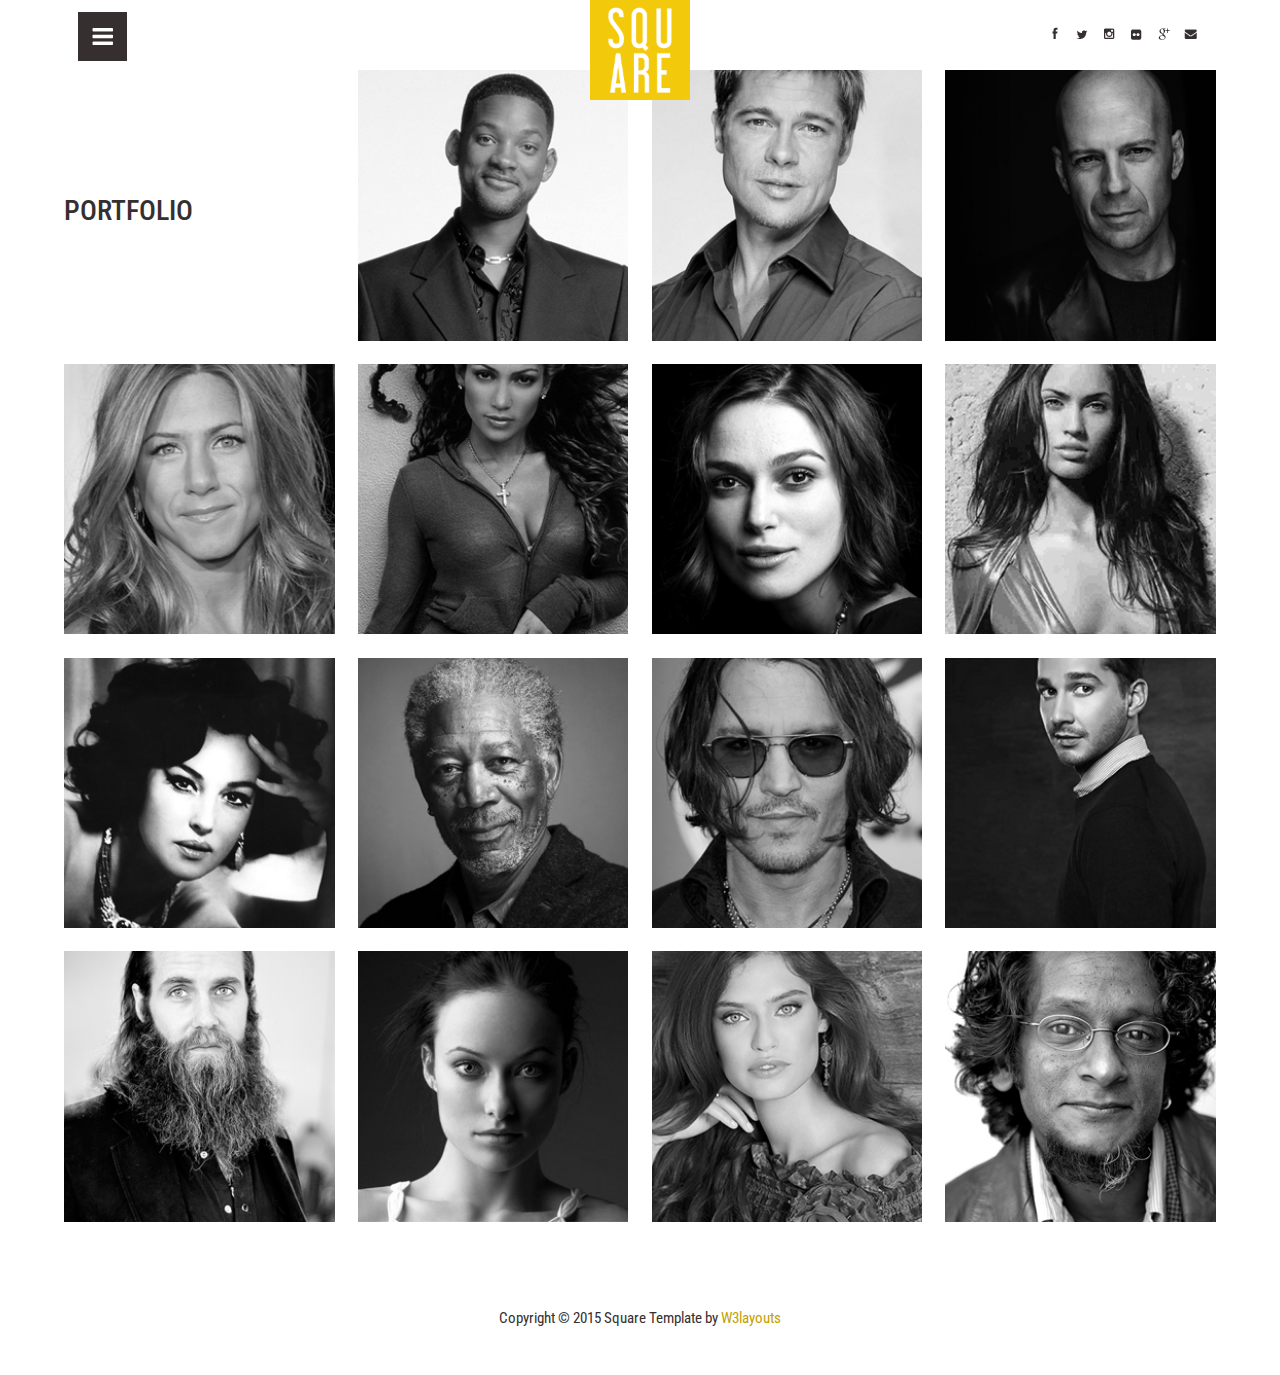
<file: portfolio.html>
<!--A Design by W3layouts 
Author: W3layout
Author URL: http://w3layouts.com
License: Creative Commons Attribution 3.0 Unported
License URL: http://creativecommons.org/licenses/by/3.0/
-->
<!DOCTYPE html>
<html>
<head>
<title>Square a photographer portfolio Category Flat Bootstarp Resposive Website Template | Portfolio :: w3layouts</title>
<link href="css/bootstrap.css" rel="stylesheet" type="text/css" media="all" />
<!-- jQuery (necessary for Bootstrap's JavaScript plugins) -->
<script src="js/jquery.min.js"></script>
<!-- Custom Theme files -->
<!--theme-style-->
<link href="css/style.css" rel="stylesheet" type="text/css" media="all" />	
<!--//theme-style-->
<meta name="viewport" content="width=device-width, initial-scale=1">
<meta http-equiv="Content-Type" content="text/html; charset=utf-8" />
<meta name="keywords" content="Square Responsive web template, Bootstrap Web Templates, Flat Web Templates, Andriod Compatible web template, 
Smartphone Compatible web template, free webdesigns for Nokia, Samsung, LG, SonyErricsson, Motorola web design" />
<script type="application/x-javascript"> addEventListener("load", function() { setTimeout(hideURLbar, 0); }, false); function hideURLbar(){ window.scrollTo(0,1); } </script>
<!--fonts-->
<link href='http://fonts.googleapis.com/css?family=Roboto+Condensed:400,300,700' rel='stylesheet' type='text/css'>
<script type="text/javascript" src="js/move-top.js"></script>
<script type="text/javascript" src="js/easing.js"></script>
<script type="text/javascript">
					jQuery(document).ready(function($) {
						$(".scroll").click(function(event){		
							event.preventDefault();
							$('html,body').animate({scrollTop:$(this.hash).offset().top},1000);
						});
					});
					</script>
					<!---->

</head>
<body>
<div class="main">
	<div class="header">		
			<div class="header-left">
			<div class="main-in">
								<section>
									<button id="showLeft" class="navig"></button>
								</section>
						</div>
				<!--- Navigation from Right To Left --->
				<link rel="stylesheet" type="text/css" href="css/component.css" />
					<script src="js/modernizr.custom.js"></script>
					<script type="text/javascript">
			
					  var _gaq = _gaq || [];
					  _gaq.push(['_setAccount', 'UA-7243260-2']);
					  _gaq.push(['_trackPageview']);
			
					  (function() {
					    var ga = document.createElement('script'); ga.type = 'text/javascript'; ga.async = true;
					    ga.src = ('https:' == document.location.protocol ? 'https://ssl' : 'http://www') + '.google-analytics.com/ga.js';
					    var s = document.getElementsByTagName('script')[0]; s.parentNode.insertBefore(ga, s);
					  })();
			
					</script>
					<div class="cbp-spmenu-push">
						<nav class="cbp-spmenu cbp-spmenu-vertical cbp-spmenu-left" id="cbp-spmenu-s1">
							<h3>Menu</h3>
							<a href="index.html"  >Home</a>
							<a href="about.html" >About</a>
							<a href="portfolio.html" class="active">Portfolio</a>
							<a href="blog.html">Blog</a>
							<a href="contact.html">Contact</a>
						</nav>
				</div>
				<script src="js/classie.js"></script>
					<script>
			var menuLeft = document.getElementById( 'cbp-spmenu-s1' ),				
				showLeft = document.getElementById( 'showLeft' ),				
				body = document.body;

			showLeft.onclick = function() {
				classie.toggle( this, 'active' );
				classie.toggle( menuLeft, 'cbp-spmenu-open' );
				disableOther( 'showLeft' );
			};
			function disableOther( button ) {
				if( button !== 'showLeft' ) {
					classie.toggle( showLeft, 'disabled' );
				}
			}
		</script>
				<!--- Navigation from Right To Left --->
		</div>
	<!---->	
		<div class="logo">
			<a href="index.html"><img src="images/logo.png" alt=" "></a>
		</div>	
		<!---->
		<div class="header-right">
			<ul class="social-in">
				<li><a href="#"><i> </i></a></li>
				<li><a href="#"><i class="twitter"> </i></a></li>
				<li><a href="#"><i class="camera"> </i></a></li>
				<li><a href="#"><i class="dot"> </i></a></li>
				<li><a href="#"><i class="gmail"> </i></a></li>
				<li><a href="#"><i class="message"> </i></a></li>
			</ul>
		</div>
		<div class="clearfix"> </div>
	</div>
	<!---->
	<div class="head">
		<div class="portfolio">
			<div class="col-md-3 port">
				<h3>PORTFOLIO</h3>
			</div>
			<div class="col-md-3 port">
				<div class="port-grid">
					<a href="single.html" class="b-link-stripe b-animate-go  thickbox play-icon">
						<img class="img-responsive " src="images/p1.jpg" alt="" />   
						 <span class="zoom-icon"> </span> </a>
					</a>
				</div>
			</div>
			<div class="col-md-3 port">
			<div class="port-grid">
				<a href="single.html" class="b-link-stripe b-animate-go  thickbox play-icon">
					<img class="img-responsive " src="images/p2.jpg" alt="" />   
					 <span class="zoom-icon"> </span> </a>
				</a>
				</div>
			</div>
			<div class="col-md-3 port">
				<div class="port-grid">
					<a href="single.html" class="b-link-stripe b-animate-go  thickbox play-icon">
						<img class="img-responsive " src="images/p3.jpg" alt="" />   
						 <span class="zoom-icon"> </span> </a>
					</a>
				</div>
			</div>
			<div class="col-md-3 port">
				<div class="port-grid">
					<a href="single.html" class="b-link-stripe b-animate-go  thickbox play-icon">
						<img class="img-responsive " src="images/p4.jpg" alt="" />   
					 <span class="zoom-icon"> </span> </a>
					</a>
				</div>
			</div>
			<div class="col-md-3 port">
				<div class="port-grid">
					<a href="single.html" class="b-link-stripe b-animate-go  thickbox play-icon">
						<img class="img-responsive " src="images/p5.jpg" alt="" />   
						 <span class="zoom-icon"> </span> </a>
					</a>
				</div>
			</div>
			<div class="col-md-3 port">
				<div class="port-grid">
					<a href="single.html" class="b-link-stripe b-animate-go  thickbox play-icon">
						<img class="img-responsive " src="images/p6.jpg" alt="" />   
						 <span class="zoom-icon"> </span> </a>
					</a>
				</div>
			</div>
			<div class="col-md-3 port">
				<div class="port-grid">
					<a href="single.html" class="b-link-stripe b-animate-go  thickbox play-icon">
						<img class="img-responsive " src="images/p15.jpg" alt="" />   
						 <span class="zoom-icon"> </span> </a>
					</a>
				</div>
			</div>
			<div class="col-md-3 port">
				<div class="port-grid">
					<a href="single.html" class="b-link-stripe b-animate-go  thickbox play-icon">
						<img class="img-responsive " src="images/p7.jpg" alt="" />   
						 <span class="zoom-icon"> </span> </a>
					</a>
				</div>
			</div>
			<div class="col-md-3 port">
				<div class="port-grid">
					<a href="single.html" class="b-link-stripe b-animate-go  thickbox play-icon">
						<img class="img-responsive " src="images/p8.jpg" alt="" />   
						 <span class="zoom-icon"> </span> </a>
					</a>
				</div>
			</div>
			<div class="col-md-3 port">
				<div class="port-grid">
					<a href="single.html" class="b-link-stripe b-animate-go  thickbox play-icon">
						<img class="img-responsive " src="images/p9.jpg" alt="" />   
						 <span class="zoom-icon"> </span> </a>
					</a>
				</div>
			</div>
			<div class="col-md-3 port">
				<div class="port-grid">
					<a href="single.html" class="b-link-stripe b-animate-go  thickbox play-icon">
						<img class="img-responsive " src="images/p10.jpg" alt="" />   
						 <span class="zoom-icon"> </span> </a>
					</a>
				</div>
			</div>
			<div class="col-md-3 port">
				<div class="port-grid">
					<a href="single.html" class="b-link-stripe b-animate-go  thickbox play-icon">
						<img class="img-responsive " src="images/p11.jpg" alt="" />   
						 <span class="zoom-icon"> </span> </a>
					</a>
				</div>
			</div>
			<div class="col-md-3 port">
				<div class="port-grid">
					<a href="single.html" class="b-link-stripe b-animate-go  thickbox play-icon">
						<img class="img-responsive " src="images/p12.jpg" alt="" />   
						 <span class="zoom-icon"> </span> </a>
					</a>
				</div>
			</div>
			<div class="col-md-3 port">
				<div class="port-grid">
					<a href="single.html" class="b-link-stripe b-animate-go  thickbox play-icon">
						<img class="img-responsive " src="images/p13.jpg" alt="" />   
						 <span class="zoom-icon"> </span> </a>
					</a>
				</div>
			</div>
			<div class="col-md-3 port">
				<div class="port-grid">
					<a href="single.html" class="b-link-stripe b-animate-go  thickbox play-icon">
						<img class="img-responsive " src="images/p14.jpg" alt="" />   
						 <span class="zoom-icon"> </span> </a>
					</a>
				</div>
			</div>
			
			<div class="clearfix"> </div>
		</div>
	</div>
	<!---->
	<div class="footer">
					<script type="text/javascript">
						$(document).ready(function() {
							/*
							var defaults = {
					  			containerID: 'toTop', // fading element id
								containerHoverID: 'toTopHover', // fading element hover id
								scrollSpeed: 1200,
								easingType: 'linear' 
					 		};
							*/
							
							$().UItoTop({ easingType: 'easeOutQuart' });
							
						});
					</script>

		<a href="#" id="toTop" class="drop-in"><img src="images/drop.png" alt=" "></a>
		<p class="footer-class">Copyright © 2015 Square Template by  <a href="http://w3layouts.com/" target="_blank">W3layouts</a> </p>
	</div>
</div>
</body>
</html>
</file>
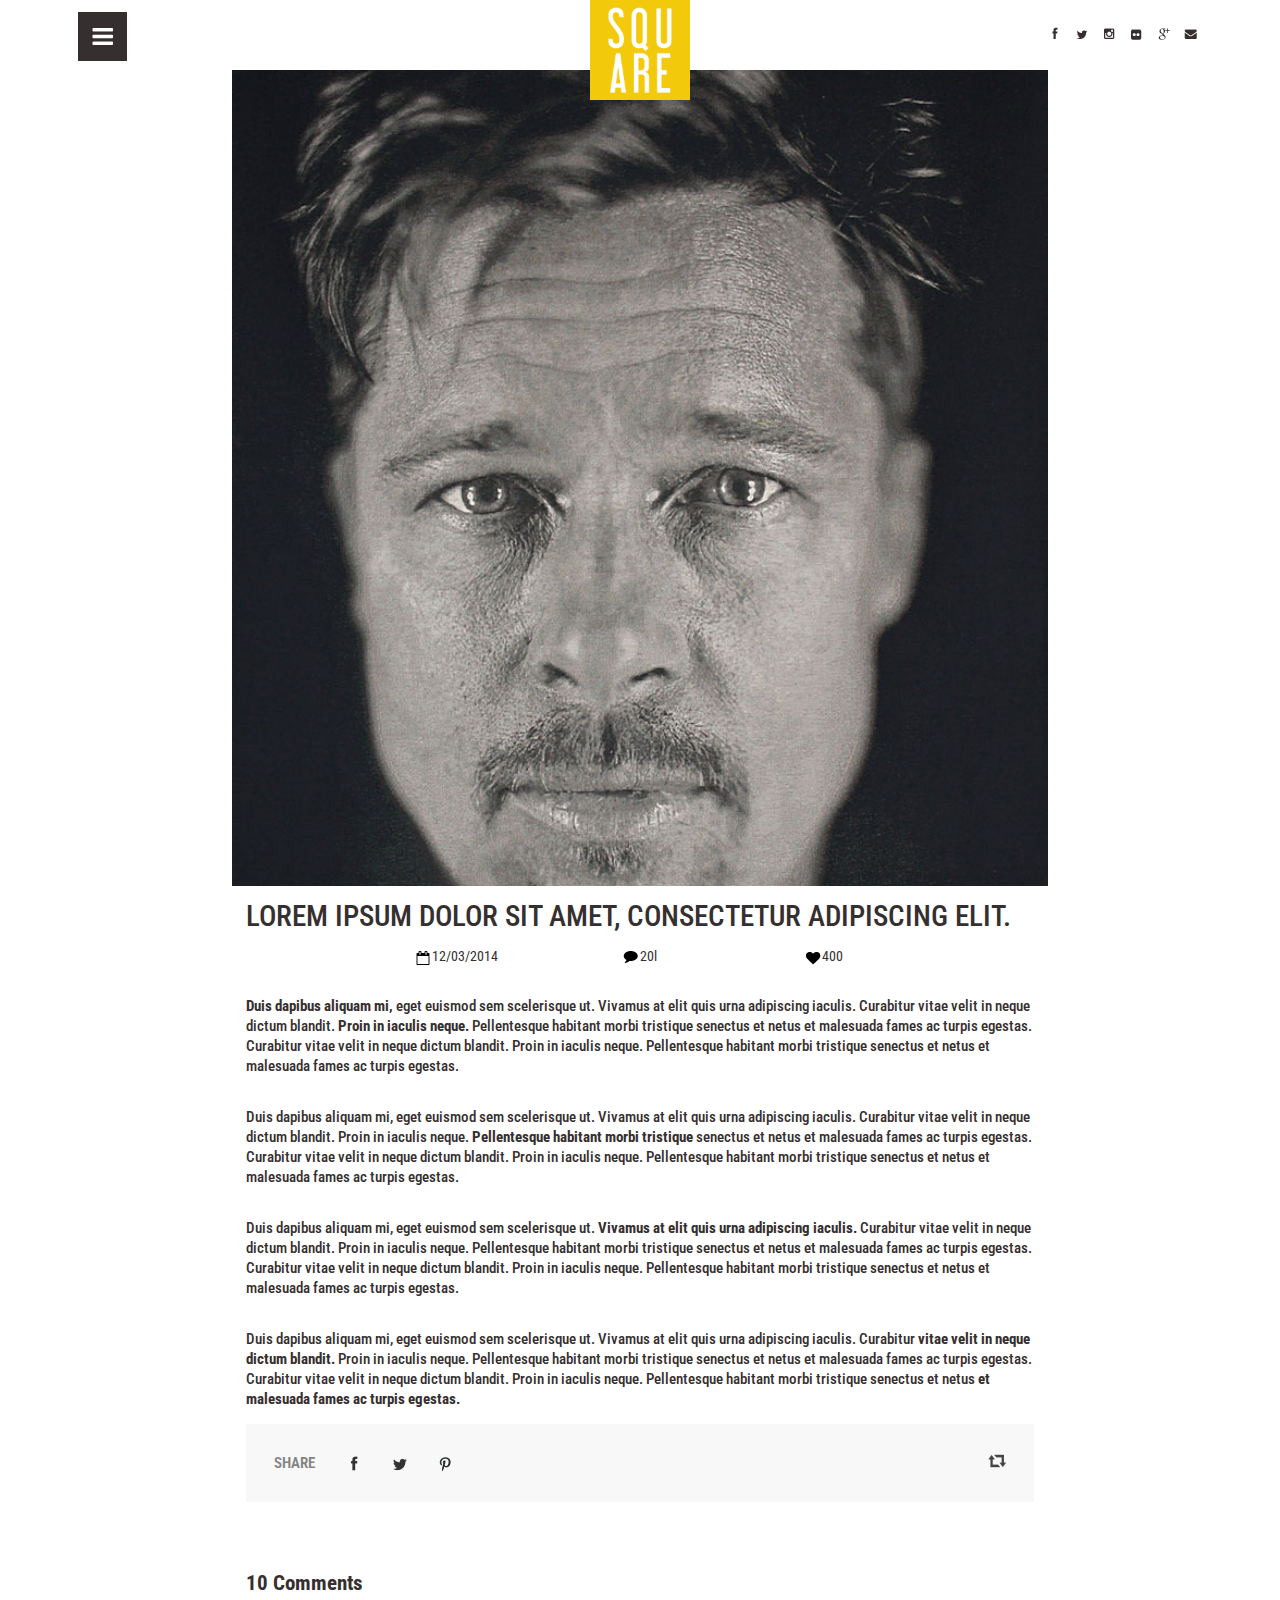
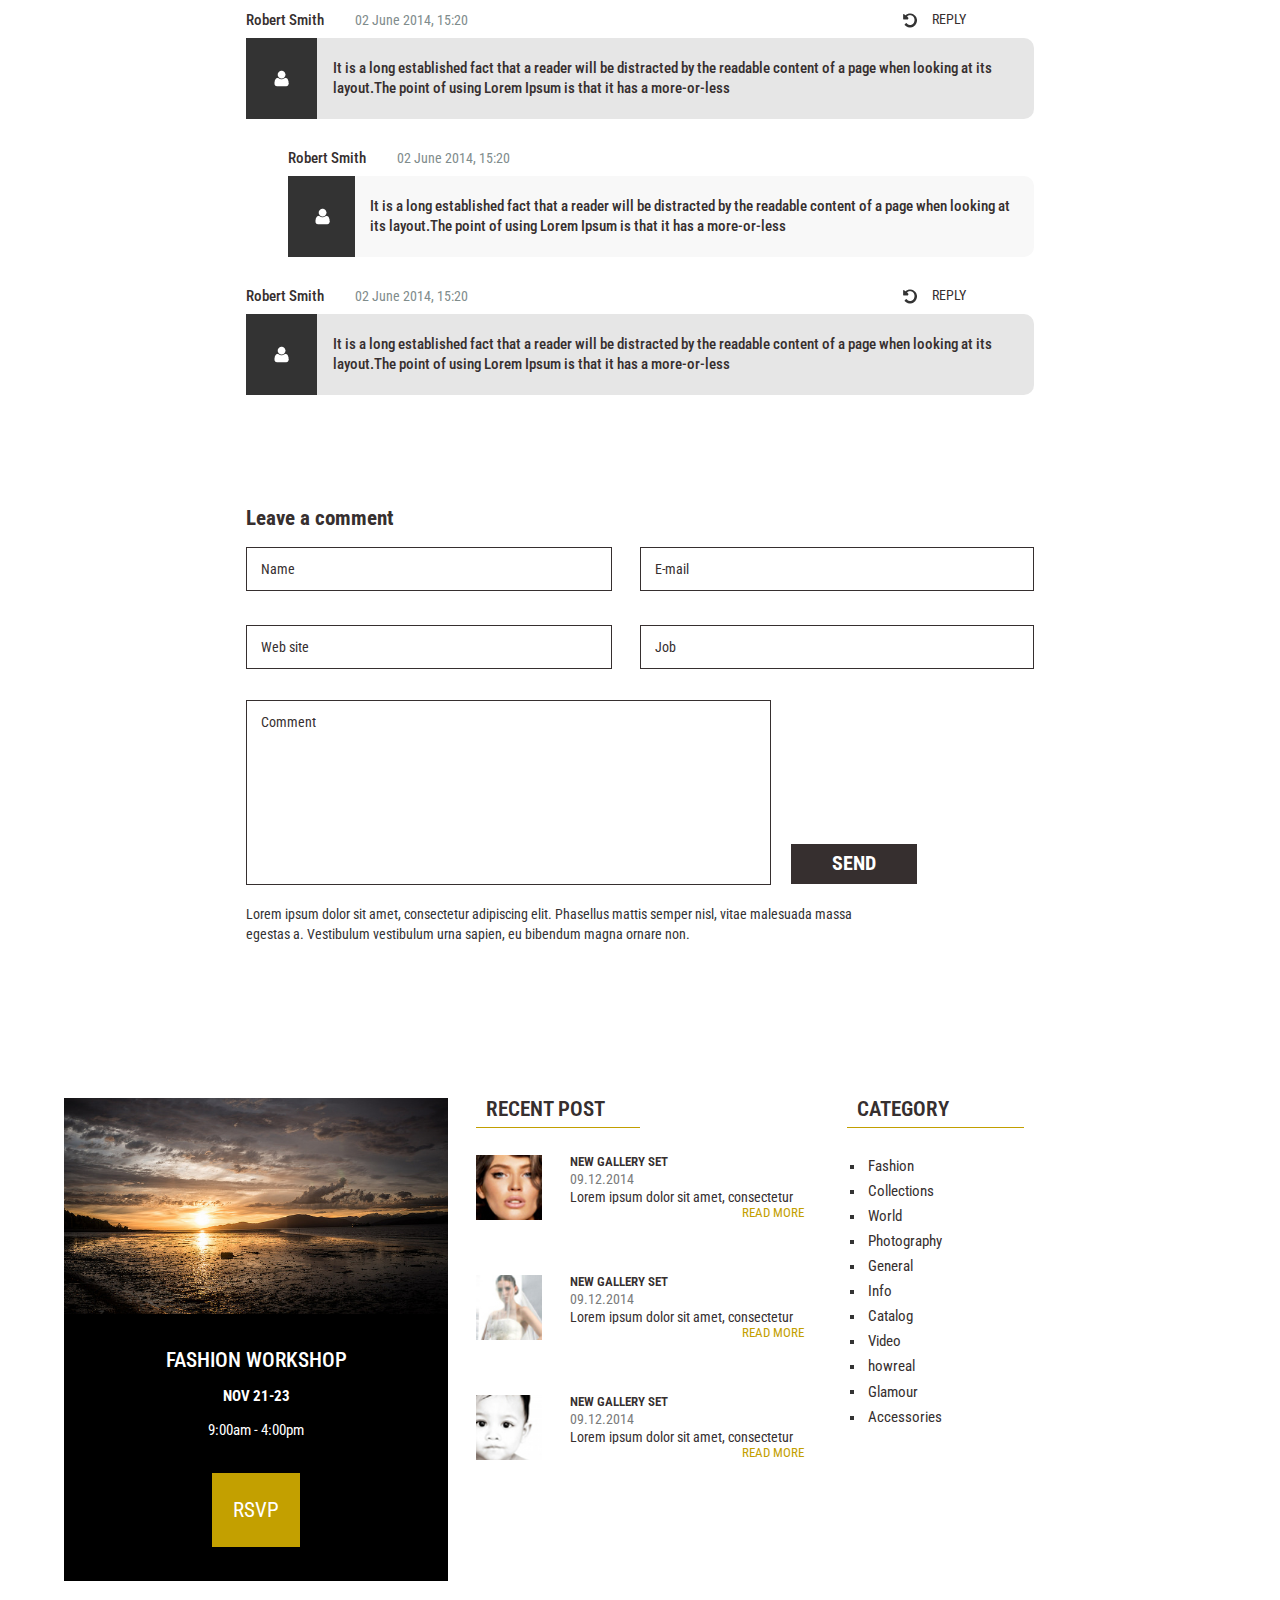
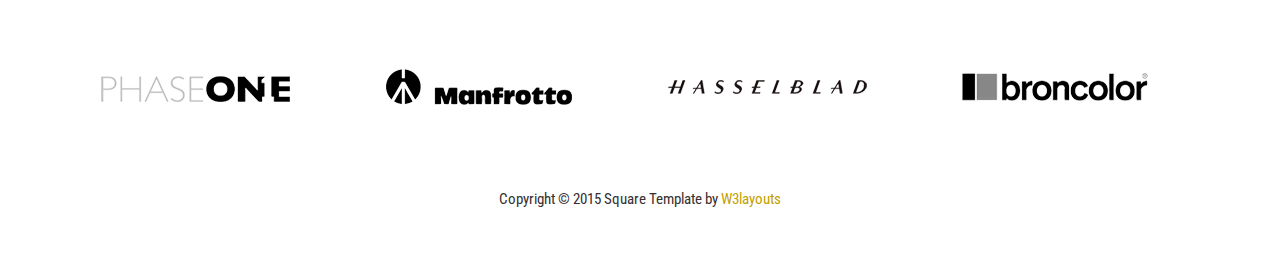
<file: single.html>
<!--A Design by W3layouts 
Author: W3layout
Author URL: http://w3layouts.com
License: Creative Commons Attribution 3.0 Unported
License URL: http://creativecommons.org/licenses/by/3.0/
-->
<!DOCTYPE html>
<html>
<head>
<title>Square a photographer portfolio Category Flat Bootstarp Resposive Website Template | Single :: w3layouts</title>
<link href="css/bootstrap.css" rel="stylesheet" type="text/css" media="all" />
<!-- jQuery (necessary for Bootstrap's JavaScript plugins) -->
<script src="js/jquery.min.js"></script>
<!-- Custom Theme files -->
<!--theme-style-->
<link href="css/style.css" rel="stylesheet" type="text/css" media="all" />	
<!--//theme-style-->
<meta name="viewport" content="width=device-width, initial-scale=1">
<meta http-equiv="Content-Type" content="text/html; charset=utf-8" />
<meta name="keywords" content="Square Responsive web template, Bootstrap Web Templates, Flat Web Templates, Andriod Compatible web template, 
Smartphone Compatible web template, free webdesigns for Nokia, Samsung, LG, SonyErricsson, Motorola web design" />
<script type="application/x-javascript"> addEventListener("load", function() { setTimeout(hideURLbar, 0); }, false); function hideURLbar(){ window.scrollTo(0,1); } </script>
<!--fonts-->
<link href='http://fonts.googleapis.com/css?family=Roboto+Condensed:400,300,700' rel='stylesheet' type='text/css'>
<script type="text/javascript" src="js/move-top.js"></script>
<script type="text/javascript" src="js/easing.js"></script>
<script type="text/javascript">
					jQuery(document).ready(function($) {
						$(".scroll").click(function(event){		
							event.preventDefault();
							$('html,body').animate({scrollTop:$(this.hash).offset().top},1000);
						});
					});
					</script>
					<!---->

</head>
<body>
<div class="main">
	<div class="header">		
			<div class="header-left">
				<div class="main-in">
								<section>
									<button id="showLeft" class="navig"></button>
								</section>
						</div>
				<!--- Navigation from Right To Left --->
				<link rel="stylesheet" type="text/css" href="css/component.css" />
					<script src="js/modernizr.custom.js"></script>
					<script type="text/javascript">
			
					  var _gaq = _gaq || [];
					  _gaq.push(['_setAccount', 'UA-7243260-2']);
					  _gaq.push(['_trackPageview']);
			
					  (function() {
					    var ga = document.createElement('script'); ga.type = 'text/javascript'; ga.async = true;
					    ga.src = ('https:' == document.location.protocol ? 'https://ssl' : 'http://www') + '.google-analytics.com/ga.js';
					    var s = document.getElementsByTagName('script')[0]; s.parentNode.insertBefore(ga, s);
					  })();
			
					</script>
					<div class="cbp-spmenu-push">
						<nav class="cbp-spmenu cbp-spmenu-vertical cbp-spmenu-left" id="cbp-spmenu-s1">
							<h3>Menu</h3>
							<a href="index.html"  >Home</a>
							<a href="about.html" >About</a>
							<a href="portfolio.html">Portfolio</a>
							<a href="blog.html" class="active">Blog</a>
							<a href="contact.html">Contact</a>
						</nav>
				</div>
				<script src="js/classie.js"></script>
					<script>
			var menuLeft = document.getElementById( 'cbp-spmenu-s1' ),				
				showLeft = document.getElementById( 'showLeft' ),				
				body = document.body;

			showLeft.onclick = function() {
				classie.toggle( this, 'active' );
				classie.toggle( menuLeft, 'cbp-spmenu-open' );
				disableOther( 'showLeft' );
			};
			function disableOther( button ) {
				if( button !== 'showLeft' ) {
					classie.toggle( showLeft, 'disabled' );
				}
			}
		</script>
				<!--- Navigation from Right To Left --->
		</div>
	<!---->	
		<div class="logo">
			<a href="index.html"><img src="images/logo.png" alt=" "></a>
		</div>	
		<!---->
		<div class="header-right">
			<ul class="social-in">
				<li><a href="#"><i> </i></a></li>
				<li><a href="#"><i class="twitter"> </i></a></li>
				<li><a href="#"><i class="camera"> </i></a></li>
				<li><a href="#"><i class="dot"> </i></a></li>
				<li><a href="#"><i class="gmail"> </i></a></li>
				<li><a href="#"><i class="message"> </i></a></li>
			</ul>
		</div>
		<div class="clearfix"> </div>
	</div>
	<!---->
	<div class="head">
			<div class="single">
				<div class="single-top">
					<img  src="images/sin.jpg" alt=""/>
				</div>
				<div class="top-single">
				<h2>Lorem ipsum dolor sit amet, consectetur adipiscing elit.</h2>
					<div class="grid-single">
						<div class="single-one"><span><i> </i>12/03/2014 </div></li>
						<div class="single-one"><span><a href="#"><i class="com"> </i>20l</a></span></div>
						<div class="single-one"><span><i class="four"> </i>400</span></div>
						<div class="clearfix"> </div>
					</div>
					<p class="eget"><b>Duis dapibus aliquam mi,</b> eget euismod sem scelerisque ut. Vivamus at elit quis urna adipiscing iaculis. Curabitur vitae velit in neque dictum blandit. <b>Proin in iaculis neque.</b> Pellentesque habitant morbi tristique senectus et netus et malesuada fames ac turpis egestas. Curabitur vitae velit in neque dictum blandit. Proin in iaculis neque. Pellentesque habitant morbi tristique senectus et netus et malesuada fames ac turpis egestas.</p> 

<p class="eget">Duis dapibus aliquam mi, eget euismod sem scelerisque ut. Vivamus at elit quis urna adipiscing iaculis. Curabitur vitae velit in neque dictum blandit. Proin in iaculis neque. <b>Pellentesque habitant morbi tristique</b> senectus et netus et malesuada fames ac turpis egestas. Curabitur vitae velit in neque dictum blandit. Proin in iaculis neque. Pellentesque habitant morbi tristique senectus et netus et malesuada fames ac turpis egestas. </p>

<p class="eget">Duis dapibus aliquam mi, eget euismod sem scelerisque ut. <b>Vivamus at elit quis urna adipiscing iaculis.</b> Curabitur vitae velit in neque dictum blandit. Proin in iaculis neque. Pellentesque habitant morbi tristique senectus et netus et malesuada fames ac turpis egestas. Curabitur vitae velit in neque dictum blandit. Proin in iaculis neque. Pellentesque habitant morbi tristique senectus et netus et malesuada fames ac turpis egestas. </p>

<p class="eget">Duis dapibus aliquam mi, eget euismod sem scelerisque ut. Vivamus at elit quis urna adipiscing iaculis. Curabitur <b>vitae velit in neque dictum blandit.</b> Proin in iaculis neque. Pellentesque habitant morbi tristique senectus et netus et malesuada fames ac turpis egestas. Curabitur vitae velit in neque dictum blandit. Proin in iaculis neque. Pellentesque habitant morbi tristique senectus et netus <b>et malesuada fames ac turpis egestas.</b> </p>
			<div class="single-middle">
				<ul class="social-share">
					<li><span>SHARE</span></li>
					<li><a href="#"><i> </i></a></li>						
					<li><a href="#"><i class="tin"> </i></a></li>
					<li><a href="#"><i class="message"> </i></a></li>				
				</ul>
				<i class="arrow"> </i>
				<div class="clearfix"> </div>
			</div>
			<div class="top-comments">
			<h3>10 Comments</h3>
			<div class="met">
				<div class="code-in">
					<p class="smith"><a href="#">Robert Smith</a> <span>02 June 2014, 15:20</span></p>
					<p class="reply"><a href="#"><i> </i>REPLY</a></p>
					<div class="clearfix"> </div>
				</div>
				<div class="comments-top-top">
					<div class="men" >
						<img   src="images/men.png" alt=""> 
					</div>					
						<p class="men-it">It is a long established fact that a reader will be distracted by the readable content of a page when looking at its layout.The point of using Lorem Ipsum is that it has a more-or-less </p>
					<div class="clearfix"> </div>
				</div>
			</div>
			<div class="met met-in">
				<div class="code-in">
					<p class="smith"><a href="#">Robert Smith</a> <span>02 June 2014, 15:20</span></p>
					<div class="clearfix"> </div>
				</div>
				<div class="comments-top-top top-in">
					<div class="men" >
						<img   src="images/men.png" alt=""> 
					</div>					
						<p class="men-it">It is a long established fact that a reader will be distracted by the readable content of a page when looking at its layout.The point of using Lorem Ipsum is that it has a more-or-less </p>
					<div class="clearfix"> </div>
				</div>
			</div>
			<div class="met">
				<div class="code-in">
					<p class="smith"><a href="#">Robert Smith</a> <span>02 June 2014, 15:20</span></p>
					<p class="reply"><a href="#"><i> </i>REPLY</a></p>
					<div class="clearfix"> </div>
				</div>
				<div class="comments-top-top">
					<div class="men" >
						<img   src="images/men.png" alt=""> 
					</div>					
						<p class="men-it">It is a long established fact that a reader will be distracted by the readable content of a page when looking at its layout.The point of using Lorem Ipsum is that it has a more-or-less </p>
					<div class="clearfix"> </div>
				</div>
			</div>
		</div>
		<div class="leave">
			<h3>Leave a comment</h3>
				<form>
					<div class="single-grid">
						<div class="col-md-6 single-us">
							<input type="text" value="Name" onfocus="this.value='';" onblur="if (this.value == '') {this.value = 'Name';}">
						</div>
						<div class="col-md-6 single-us">
							<input type="text" value="E-mail" onfocus="this.value='';" onblur="if (this.value == '') {this.value = 'E-mail';}">
						</div>
						<div class="clearfix"> </div>
					</div>
					<div class="single-grid">
						<div class="col-md-6 single-us">
							<input type="text" value="Web site" onfocus="this.value='';" onblur="if (this.value == '') {this.value = 'Web site';}">
						</div>
						<div class="col-md-6 single-us">
							<input type="text" value="Job" onfocus="this.value='';" onblur="if (this.value == '') {this.value = 'Job';}">
						</div>
						<div class="clearfix"> </div>
					</div>
					<div class="text-top">
						<div class="col-md-8 text-in">
							<textarea  value=" " onfocus="this.value='';" onblur="if (this.value == '') {this.value = 'Comment';}">Comment</textarea>
						</div>
						<div class="col-md-4 text-in">
							<input type="submit" value="SEND" >
						</div>
						<div class="clearfix"> </div>
					</div>
				</form>
				<p>Lorem ipsum dolor sit amet, consectetur adipiscing elit. Phasellus mattis semper nisl, vitae malesuada massa egestas a. Vestibulum vestibulum urna sapien, eu bibendum magna ornare non.</p>
				</div>
			</div>			
		</div>
		<div class="content-top">	
				<div class="col-md-4 grid-top">
					<img src="images/ba.jpg" alt="">
					<div class="top-grid">
						<h2>fashion workshop</h2>
						<label>NOV 21-23</label>
						<small>9:00am - 4:00pm</small>
						<a href="#" class="top-rate">RSVP</a>
					</div>
				</div>
				<div class="col-md-4 grid">
					<h4>RECENT POST</h4>
					<div class="col-grid">
						<div class=" col-pic">
							<img src="images/pi.jpg" alt="">
						</div>
						<div class=" grid-right">
							<h5>New Gallery Set</h5>
							<small>09.12.2014</small>
							<p>Lorem ipsum dolor sit amet, consectetur adipiscing elit. Quisque fringilla mi orci.</p>
							<a href="#" class="read"> READ MORE</a>
							
						</div>
						<div class="clearfix"> </div>
					</div>
					<div class="col-grid">
						<div class=" col-pic">
							<img src="images/pi1.jpg" alt="">
						</div>
						<div class=" grid-right">
							<h5>New Gallery Set</h5>
							<small>09.12.2014</small>
							<p>Lorem ipsum dolor sit amet, consectetur adipiscing elit. Quisque fringilla mi orci.</p>
							<a href="#" class="read"> READ MORE</a>
						</div>
						<div class="clearfix"> </div>
					</div>
					<div class="col-grid">
						<div class=" col-pic">
							<img src="images/pi2.jpg" alt="">
						</div>
						<div class=" grid-right">
							<h5>New Gallery Set</h5>
							<small>09.12.2014</small>
							<p>Lorem ipsum dolor sit amet, consectetur adipiscing elit. Quisque fringilla mi orci.</p>
							<a href="#" class="read"> READ MORE</a>
						</div>
						<div class="clearfix"> </div>
					</div>
				</div>
				
			<div class="col-md-4 md-col-in">
				<h4>CATEGORY</h4>
				<ul>
					<li><a href="#"><i> </i>Fashion</a></li>
					<li><a href="#"><i> </i>Collections</a></li>
					<li><a href="#"><i> </i>World</a></li>
					<li><a href="#"><i> </i>Photography</a></li>
					<li><a href="#"><i> </i>General</a></li>
					<li><a href="#"><i> </i>Info</a></li>
					<li><a href="#"><i> </i>Catalog</a></li>
					<li><a href="#"><i> </i>Video</a></li>
					<li><a href="#"><i> </i>howreal</a></li>
					<li><a href="#"><i> </i>Glamour</a></li>
					<li><a href="#"><i> </i>Accessories</a></li>
				</ul>
			</div>
			<div class="clearfix"> </div>
		</div>
	</div>
	<!---->
	<div class="footer">
		<div class="footer-top">
			<div class="col-md-3 footer-in">
				<img src="images/fo.png" alt=" ">
			</div>
			<div class="col-md-3 footer-in">
				<img src="images/fo1.png" alt=" ">
			</div>
			<div class="col-md-3 footer-in">
				<img src="images/fo2.png" alt=" ">
			</div>
			<div class="col-md-3 footer-in">
				<img src="images/fo3.png" alt=" ">
			</div>
			<div class="clearfix"> </div>
		</div>
	<p class="footer-class">Copyright © 2015 Square Template by  <a href="http://w3layouts.com/" target="_blank">W3layouts</a> </p>
</div>
</body>
</html>
</file>
<file: css/style.css>
/*Author: W3layouts
Author URL: http://w3layouts.com
License: Creative Commons Attribution 3.0 Unported
License URL: http://creativecommons.org/licenses/by/3.0/
--*/
body{
	font-family: 'Roboto Condensed', sans-serif;
	background: #fff;	
}
body a{
	transition: 0.5s all;
	-webkit-transition: 0.5s all;
	-o-transition: 0.5s all;
	-moz-transition: 0.5s all;
	-ms-transition: 0.5s all;
}

button.navig {
	width: 49px;
	height: 49px;
	background: url(../images/menu.png) no-repeat;
	display: block;
	outline: none;
	border: 0;
	float: left;
	position:fixed;
}
ul{
	padding: 0;
	margin: 0;
}
h1,h2,h3,h4,h5,h6,label,p{
	margin:0;	
}
.main{
	width:90%;
	margin:0 auto;
}

/*----*/
.header-left, .logo,.header-right{
	float:left;
	width:33.333%	
}
.header-left {
	margin-top: 0.8em;
}
.logo {
	text-align: center;
}
.header-right {
	text-align: right;
	margin-top: 1.8em;
}
ul.social-in li{
	display: inline-block;	
}
ul.social-in li  i{
	background: url(../images/img-sprite.png)no-repeat -7px -12px ;
	width: 18px;
	height: 18px;
	display: inline-block;
	transition: 0.5s all;
	-webkit-transition: 0.5s all;
	-o-transition: 0.5s all;
	-moz-transition: 0.5s all;
	-ms-transition: 0.5s all;
	margin: 0 3px;
}
ul.social-in li  i.twitter{
	background-position:-27px -12px;
}
ul.social-in li  i.camera{
	background-position:-50px -13px;
}
ul.social-in li  i.dot{
	background-position: -74px -13px;
}
ul.social-in li  i.gmail{
	background-position: -98px -12px;
}
ul.social-in li  i.message{
	background-position: -119px -14px;
}
ul.social-in li a i:hover{
	background-position:-7px -29px;
}
ul.social-in li a i.twitter:hover{
	background-position:-27px -29px;
}
ul.social-in li a i.camera:hover{
	background-position:-50px -30px;
}
ul.social-in li a i.dot:hover{
	background-position: -74px -30px;
}
ul.social-in li a i.gmail:hover{
	background-position: -98px -30px;
}
ul.social-in li a i.message:hover{
	background-position: -119px -29px;
}
/*----*/
.banner,.head{
	position:relative;
	margin: 5em 0 0;
}
.header{
	position:absolute;
	top:0;
	z-index:9999;
	width:90%;
	padding: 0 1em;
}
.banner img{
	width:100%;
}
/*----*/
.content-top {
	padding: 5em 0;
}
.grid-top{
	background:#000;
	padding:0;
}
.grid-top img{
	width:100%;
}
.top-grid {
	text-align: center;
	color:#fff;
	padding:2.5em 0 4em;
}
.col-grid {
	padding: 2.2em 0;
}
.col-pic{
	padding:0;
	width: 20%;
	float:left;
}
.col-pic img{
	width:100%;
}
.grid-right {
	padding: 0 0em 0 2em;
	width: 80%;
	float:right;
}
.top-grid h2{
	font-size:1.5em;
	text-transform:uppercase;
}
.top-grid label{
	font-size:1.1em;
	display:block;
	padding: 0.8em 0;
}
.top-grid small{
	font-size:1.1em;
	display: block;
	padding: 0 0 3.5em;
}
a.top-rate{
	text-decoration:none;
	color:#fff;
	font-size:1.5em;
	padding:1.2em 1em;
	background:#c3a000;
}
a.top-rate:hover{
	background:#f3c90c;
}
.grid h4{
	color: #362f2f;
	font-size: 1.5em;
	border-bottom: 1px solid #c29f00;
	font-weight: 600;
	width: 50%;
	padding: 0 10px 6px;
}
.grid-right h5{
	color: #362f2f;
	font-size: 0.9em;
	text-transform: uppercase;
	font-weight: 600;
}
.grid-right p{
	color:#362f2f;
	font-size:1em;
	font-weight: 400;
	line-height: 1.2em;
}
.grid-right small{
	color:#7a7a7a;
	font-size:1em;
}
ul.social li{
	list-style:none;
}
ul.social li span,ul.social li a{
	font-size:1em;
	color:#362f2f;
	margin: 0 0 0.5em;
	display: block;
}
ul.social li a:hover{
	text-decoration:none;
	color:#c29f00;
}
ul.social li  i{
	background: url(../images/img-sprite.png)no-repeat -149px -15px ;
	width: 18px;
	height: 18px;
	display: inline-block;
	transition: 0.5s all;
	-webkit-transition: 0.5s all;
	-o-transition: 0.5s all;
	-moz-transition: 0.5s all;
	-ms-transition: 0.5s all;
	vertical-align: middle;
	margin:0 13px 0 0;
}
ul.social li  i.mes{
	background-position: -119px -14px;
}
ul.social li  i.down{
	background-position: -472px -14px;
}
.twit{
	text-align:center;
	padding: 3em 0 0;
}
.twit p{
	color:#c29f00;
	font-size:1.2em;
	font-style:italic;
	width: 76%;
	margin: 0 auto;
}
.twit p a{
	color:#362f2f;
	text-decoration:none;
}
.twit p a:hover{
	color:#c29f00;
}
.md-col {
	padding: 4em 0;
}
ul.social {
	padding: 1em 0 0;
}
.grid {
	padding: 0 2em 0 2em;
}
a.read{
	text-decoration:none;
	color:#c3a000;
	font-size:0.9em;
	text-align: right;
	display: block;
}
a.read:hover{
	color:#362f2f;
}

/*--about--*/
.about-grid img{
	width:100%;
}
.grid-about h2{
	font-size:1.5em;
	font-weight:500;
	text-transform:uppercase;
	color:#362f2f;
}
.grid-about p{
	font-size:1.1em;
	font-weight:500;
	line-height:1.3em;
	color:#362f2f;
	padding:1.3em 0 0;
}
.grid-about {
	padding: 6.1em 4em 0;
}
.bottom-grid.bottom {
	padding: 0;
}
/*----*/
.middle-grid h3,.bottom-grid h3{
	background:#362f2f;
	color:#fff;
	text-transform:uppercase;
	font-size:1.5em;
	width: 170px;
	height: 170px;
	text-align: center;
	padding: 3.5em 0 0;
}
.bottom-grid h3{
	background:#c3a000;
	color:#362f2f;
}
.middle-grid dt{
	font-size: 1.5em;
	color: #c29f00;
	font-weight: 400;
}
.about-middle {
	padding: 7em 0;
}
.middle-grid p{
	font-size:1.1em;
	font-weight:500;
	line-height:1.3em;
	color:#362f2f;
}
 p.para{
	border-bottom:1px solid #c29f00;
	padding:1em 0;
}
p.para-in{
	padding:1em 0 0;
}
.middle-grid p span{	
	color:#ff4444;	
}
.bottom-grid h4{
	text-transform:uppercase;
	font-size:1.4em;
	font-weight:400;
	color:#362f2f;
	padding: 0 0 0.5em;
}
.bottom-grid ul li {
	list-style:none;
}
.bottom-grid ul li a{
	text-decoration:none;
	color:#362f2f;
	font-size:1.1em;
	font-weight:400;
}
.bottom-grid ul li a:hover{
	color:#c3a000;
}
.bottom-grid-in {
	text-align:center;
	padding: 7em 0 0;
}
.bottom-grid-in p{
	font-size: 1.5em;
	color: #362f2f;
	width: 80%;
	margin: 0.3em auto;
	font-weight: 300;
	line-height: 1.3em;
}
.bottom-grid-in b{
	font-size:1em;
}
.about-grid {
	padding: 0;
}
.mid{
	padding:0 1em 0 0;
}
.about-bottom {
	padding: 0 0 7em;
}
/*--blog--*/
.blog-top img{
	width:100%;
}
.blog-top{
	padding:0;
	width: 31.3%;
	margin: 0 3% 0% 0;
}
.blog-top:nth-child(3),.blog-top:nth-child(6){
	margin:0 0 0% 0;
}
.blog-grid h3{
	font-size: 2.3em;
	font-weight: 400;
	text-transform: uppercase;
	line-height: 1.1em;
}
.blog-grid h3 a{
	color: #fff;
	text-decoration:none;
}
.blog-grid p{
	color:#fff;
	font-size: 1.2em;
	font-weight: 300;
	line-height: 1.2em;
	padding: 0.5em 0 0;
}
.blog-grid p span{
	display:block;
}
.blog-grid {
	padding: 2em 1em;
}
a.more{
	text-decoration: none;
	color: #fff;
	font-size: 1em;
	padding: 7px;
	background: #c3a000;
	width: 46%;
	display: block;
	margin: 4.5em auto;
	text-align: center;
}
a.more:hover{
	background:#f3c90c;
}
a.read-more{
	margin: 3.3em auto;
}
a.read-more-in{
	margin: 5.8em auto;
}
span.date-in{
	float:left;
	color:#fff;
	font-size:1em;
}
span.date-in i{
	background: url(../images/img-sprite.png)no-repeat -174px -11px;
	width: 18px;
	height: 18px;
	display: inline-block;
	vertical-align: middle;
}
a.comments{
	float:right;
	color:#fff;
	text-decoration:none;
	font-size:1em;
}
a.comments i{
	background: url(../images/img-sprite.png)no-repeat -202px -12px;
	width: 18px;
	height: 18px;
	display: inline-block;
	vertical-align: middle;
}
ul.start{
	text-align:center;
	padding: 2em 0 0;
}
ul.start li{
	display:inline-block;
}
ul.start li a,ul.start li span{
	text-decoration:none;
	color:#362f2f;
	font-size:1em;
	padding:0.5em 1em;
}
ul.start li span.prev ,ul.start li a.next{
	background:#362f2f;
	color:#fff;
}
.blog-in{
	background:#362f2f;
}
.blog-top i.black{
	display: block;
	border-bottom: 1px dashed #000;
	margin: 1.5em;
}
.in-blog{
	background:#000;
}
/*--portfolio--*/
.port{
	position:relative;
	padding: 0;
	width: 23.5%;
	margin: 0 2% 2% 0;
}
.port:nth-child(4),.port:nth-child(8),.port:nth-child(12),.port:nth-child(16){
	margin:0 0 2% 0;
}
.port h3{
	font-size:2em;
	color:#362f2f;
	padding:5em 0 0;
}
.zoom-icon {
	position:absolute;
	top:15px;
	right:15px;
	bottom:15px;
	left:15px;
	display:block !important;
	opacity:1 !important;
	visibility:visible !important;
	background:transparent !important;
	border-radius:0;
	cursor:pointer;
	overflow:hidden;
	-webkit-transition:0.55s;
	-moz-transition:0.55s;
	-o-transition:0.55s;
	transition:0.55s;
}
.zoom-icon:after {
	position:absolute;
	display:block;
	top:50%;
	left:50%;
	top:50%;
	bottom:50%;
	width:0;
	height:0;
	content:"";
	background:url(../images/plus.png) 50% 50% no-repeat;
	border-radius:0;
	z-index:0;
	-webkit-transition:0.45s;
	-moz-transition:0.45s;
	-o-transition:0.45s;
	transition:0.45s;
}
.zoom-icon:before {
	position:absolute;
	left:-50%;
	top:48%;
	display:block;
	margin:0;
	height:0%;
	width:200%;
	background:url(../images/dark.png);
	content:"";
	border-radius:0;
	overflow:hidden;
	-webkit-transform:rotate(-55deg);
	-moz-transform:rotate(-55deg);
	-ms-transform:rotate(-55deg);
	-o-transform:rotate(-55deg);
	transform:rotate(-55deg);
	-webkit-transition:0.65s;
	-moz-transition:0.65s;
	-o-transition:0.65s;
	transition:0.65s;
}
 .port-grid a:hover .zoom-icon {
	-webkit-transition:0.4s;
	-moz-transition:0.4s;
	-o-transition:0.4s;
	transition:0.4s;
}
.port-grid a:hover .zoom-icon:before {
	left:-60%;
	top:-35%;
	height:200%;
	width:200%;
	-webkit-transform:rotate(-55deg);
	-moz-transform:rotate(-55deg);
	-ms-transform:rotate(-55deg);
	-o-transform:rotate(-55deg);
	transform:rotate(-55deg);
	-webkit-transition:0.6s;
	-moz-transition:0.6s;
	-o-transition:0.6s;
	transition:0.6s;
}
 .port-grid a:hover .zoom-icon:after {
	width:44px;
	height:63px;
	margin:-31px 0 0 -22px;
	-webkit-transition:0.45;
	-moz-transition:0.45;
	-o-transition:0.45;
	transition:0.45;
}
.port-grid a:hover .zoom-icon {
	visibility:visible;
	border-radius:0;
	overflow:hidden;
}
.port-grid img{
	width:100%;
}
.drop-in{
	display: block;
	float: right;
}
/*--contact--*/
.contact-top h3{
	font-size: 1.3em;
	color: #362f2f;
	text-transform: uppercase;
	font-weight: 600;
	padding:0 0 1em;
}
.contact-top div{
	padding:1em 0;
}
.contact-top div input[type="text"], .contact-top div textarea {
	width: 100%;
	padding: 1em;
	margin:0.4em 0 0;
	background: none;
	outline: none;
	border:1px solid #362f2f;
	-webkit-appearance: none;
}
.contact-top div textarea{
	height:230px;
	resize:none;
}
.contact-top div span{
	color:#362f2f;
	font-size:1em;
}
.contact-top input[type="submit"]{
	border:none;
	color: #fff;
	font-size:1em;
	width: 34%;
	margin: 0.5em 0em;
	background:none;
	transition: 0.5s all;
	-webkit-transition: 0.5s all;
	-moz-transition: 0.5s all;
	-o-transition: 0.5s all;
	outline:none;
	background:#362f2f;
	padding:0.6em 1em;
}
.contact-top input[type="submit"]:hover{
	background:#f3c90c;
}
.contact-top p{
	font-size: 1.1em;
	color: #362f2f;
	line-height: 1.3em;
	padding: 0.5em 0;
	width: 75%;
}
ul.street{
	padding:2em 0 5em;
}
.logo-bottom{
	text-align:center;
	margin:6em 0 0;
	display: block;
}
.contact {
	padding: 5em 12em 10em;
}
/*--singe--*/
.single-top img{
	width:100%;
}
.single h2{
	color: #362f2f;
	font-size: 3em;
	text-transform: uppercase;
}
.grid-single{
	width:70%;
	margin:1em auto;
}
.single-one{
	float:left;
	width:33.3%;
	text-align: center;
}
.single-one span {
	color:#362f2f;
	font-size:1em;
}
.single-one span a{
	color:#362f2f;
	text-decoration:none;
}
.single-one span i{
	background: url(../images/img-sprite.png)no-repeat -227px -13px ;
	width: 18px;
	height: 18px;
	display: inline-block;
	vertical-align:middle;
}
.single-one span i.com{
	background-position: -255px -13px;
}
.single-one span i.four{
	background-position: -282px -13px;
}
 p.eget {
	font-size: 1.1em;
	font-weight: 500;
	line-height: 1.3em;
	color: #362f2f;
	padding:1em 0;
}
ul.social-share{
	float:left;
}
ul.social-share li{
	display: inline-block;	
}
ul.social-share li span{
	color:#838383;
	font-size:1.1em;
	margin:0 1em 0 0;
	font-weight: 600;
}
ul.social-share li  i{
	background: url(../images/img-sprite.png)no-repeat -308px -11px ;
	width: 18px;
	height: 18px;
	display: inline-block;
	margin: 0 12px;
	vertical-align: middle;
}
ul.social-share li  i.tin{
	background-position: -331px -12px;
}
ul.social-share li  i.message{
	background-position: -357px -13px;
}
.top-comments h3,.leave h3{
	font-size:1.5em;
	color:#362f2f;
	font-weight:700;
}
.single-middle{
	background:#f8f8f8;
	padding:2em;
}
i.arrow{
	background: url(../images/img-sprite.png)no-repeat -392px -10px ;
	width: 18px;
	height: 18px;
	display: inline-block;
	float:right;
}
.comments-top-top{
	background:#e6e6e6;
	border-top-right-radius: 10px;
	-webkit-border-top-right-radius: 10px;
	-moz-border-top-right-radius: 10px;
	-o-border-top-right-radius: 10px;
	-ms-border-top-right-radius: 10px;
	border-bottom-right-radius: 10px;
	-webkit-border-bottom-right-radius: 10px;
	-moz-border-bottom-right-radius: 10px;
	-o-border-bottom-right-radius: 10px;
	-ms-border-bottom-right-radius: 10px;
}
.men{	
	background:#333;
	float: left;
	width: 9%;
	text-align: center;
	padding: 2em 0;
}
p.men-it{
	float: left;
	width:86%;
	margin:0 0 0 2%;
	font-size: 1.1em;
	font-weight: 500;
	line-height: 1.3em;
	color: #362f2f;
	padding: 1.3em 0;
}
.met-in{
	margin: 0 0 0 3em;
}
.met {
	padding: 1em 0;
}
p.smith{
	float:left;
	padding: 0;
	font-size:1em;
}
p.smith a{
	text-decoration:none;
	color:#362f2f;
	font-weight: 500;
	font-size: 1.1em;
}
.code-in {
	padding: 0 0 0.5em;
}
p.smith  span{
	font-weight:400;
	padding: 0 2em;
	color:#7f8c8c;
}
.top-in{
	background:#f8f8f8;
}
p.reply{
	float:right;
	padding:0;
	width: 17%;
	color:#362f2f;
	font-size:1em;
}
p.reply a{
	text-decoration:none;
	color:#362f2f;
}
p.reply a:hover{
	color:#c3a000;
}
p.reply i{
	background: url(../images/img-sprite.png)no-repeat -449px -13px ;
	width: 18px;
	height: 18px;
	display: inline-block;
	vertical-align: middle;
	margin: 0 14px 0 0px;
}
.single {
	padding: 0 12em;
}
/*----*/
.single-us input[type="text"],.leave textarea,.leave input[type="submit"]{
	font-size: 1em;
	width: 100%;
	padding: 0.8em 1em;
	margin: 0.5em 0;
	background: #fff;
	outline:none;
	border: 1px solid #362f2f;
	color: #362f2f;
	-webkit-appearance: none;
}
.leave textarea{
	resize:none;
	width: 100%;
	margin: 0.5em 0em;
	height: 185px;	
}
.leave input[type="submit"]{
	border:none;
	color: #fff;
	font-size:1.4em;
	width: 48%;
	margin: 7.7em 1em 0;
	padding:0.3em;
	background:none;
	transition: 0.5s all;
	-webkit-transition: 0.5s all;
	-moz-transition: 0.5s all;
	-o-transition: 0.5s all;
	font-weight:700;
	background:#362f2f;
}
.leave input[type="submit"]:hover{
	background:#f3c90c;
}
.leave p{
	width:80%;
}
.single-us {
	padding:0 2em 0 0;
}
.single-us:nth-child(2) {
	padding:0;
}
.text-in{
	padding:0;
}
.single-grid {
	padding: 0.7em 0;
}
.text-top{
	padding:0.5em 0;
}
.leave {
	padding: 7em 0 5em;
}
.top-comments {
	padding: 5em 0 0;
}
.md-col-in h4 {
	color: #362f2f;
	font-size: 1.5em;
	border-bottom: 1px solid #c29f00;
	font-weight: 600;
	width: 50%;
	padding: 0 10px 6px;
}
.md-col-in ul li{
	list-style:none;
}
.md-col-in ul{
	padding:1.8em 0 0;
}
.md-col-in ul li a{
	text-decoration:none;
	color:#362f2f;
	font-size:1.1em;
	padding: 0.1em 0;
	display: block;
}
.md-col-in ul li a:hover{
	color:#c3a000;
}
.md-col-in ul li i{
	background: url(../images/img-sprite.png)no-repeat -497px -20px;
	width: 8px;
	height: 8px;
	display: inline-block;
	transition: 0.5s all;
	vertical-align: middle;
	margin: 0 13px 0 0;
}
.top-single {
	padding: 1em;
}
/*--footer--*/
p.footer-class{
	text-align:center;
	padding:4em 0 3em;
	font-size:1.1em;
	color:#362f2f;
}
p.footer-class a{
	text-decoration:none;
	color:#c3a000;
}
p.footer-class a:hover{
	color:#362f2f;
}
a#toTop {
	display: none;
}
/*--responsive--*/
@media(max-width:1440px){
.col-grid {
	padding: 1.9em 0;
}
.grid-about {
	padding: 2.3em 4em 0;
}
.blog-grid h3 {
	font-size: 2em;
}
.blog-grid p {
	font-size: 1.1em;
}
a.read-more {
	margin: 3.4em auto;
}
}
@media(max-width:1366px){
.col-grid {
	padding: 1.7em 0;
}
.grid-about {
	padding: 0.3em 4em 0;
}
.port h3 {
	padding: 4.5em 0 0;
}
a.read-more-in {
	margin: 5em auto;
}
a.read-more {
	margin: 2.8em auto;
}
a.read-by{
	margin:3.3em auto;
}
}
@media(max-width:1280px){
.grid-right p {
	height: 15px;
	overflow: hidden;
}
ul.social {
	padding: 0em 0 0;
}
.col-grid {
	padding: 1.9em 0;
}
.grid-about p {
	padding: 1em 0 0;
	height: 117px;
	overflow: hidden;
}
.grid-about {
	padding: 2.5em 4em 0;
}
.blog-grid h3 {
	font-size: 1.6em;
}
ul.street {
	padding: 2em 0 5em;
}
.contact {
	padding: 5em 8em 7em;
}
.single h2 {
	font-size: 2.1em;
}
}
@media(max-width:1024px){
.md-col,.grid,.grid-top {
	float: left;
	width: 33%;
}
.number-in{
	float:left;
	width:30%;
	padding: 0 0em 0 1em;
}
.number{
	float:left;
	width:70%;
}
.footer-in{
	float:left;
	width:25%;
}
.footer-in img{
	width:100%;
}
.col-pic {
	width: 28%;
}
.grid-right {
	padding: 0 1em 0 1em;
	width: 71%;
}
.grid-about p {
	height: 91px;
}
.middle-grid h3, .bottom-grid h3 {
	width: 130px;
	height: 130px;
	padding: 2.5em 0 0;
}
.about-middle {
	padding: 4em 0;
}
.middle-grid {
	float: left;
	width: 16.6%;
}
.bottom-grid{
	float:left;
	width:16.6%;
}
.about-grid,.grid-about ,.bottom-grid-in{
	float: left;
	width: 50%;
}
.port h3 {
	padding: 3em 0 0;
}
.port{
	float:left;
}
.blog-grid h3 {
	font-size: 1.3em;
}
a.read-more {
	margin: 3.2em auto;
}
a.read-more-in {
	margin: 4.7em auto;
}
a.read-by {
	margin: 3.8em auto;
}
.blog-top{
	float:left;
}
.contact {
	padding: 5em 4em 7em;
}
.single {
	padding: 0 4em;
}
.md-col-in {
	float: left;
	width: 33%;
}
.leave {
	padding: 7em 0 0em;
}
}
@media(max-width:768px){
ul.social li i {
	margin: 0 6px 0 0;
}
ul.social li span, ul.social li a{
	font-size:0.9em;
}
ul.social-in li i {
	margin: 0 2px;
}
.grid-right h5 {
	font-size: 0.8em;
}
.twit p {
	font-size: 1em;
	width: 85%;
}
.grid-right small {
	font-size: 0.8em;
}
.grid-right p {
	font-size: 0.9em;
}
a.read {
	display:none;
}
.col-grid {
	padding: 2.2em 0;
}
p.footer-class {
	padding: 3em 0 3em;
}
.content-top {
	padding: 3em 0;
}
.grid-about p {
	height: 66px;
	padding:0.5em 0 0 ;
}
.grid-about {
	padding: 2em 2em 0;
}
.middle-grid:nth-child(5),.middle-grid:nth-child(6){
	display:none;
}
.bottom-grid-in {
	float: left;
	width: 25%;
}
.bottom-grid-in {
	padding: 6em 0 0;
}
.bottom-grid-in p {
	font-size: 1.3em;
	height: 95px;
	overflow: hidden;
}
.bottom-grid{
	width:25%;
}
.middle-grid {
	width: 25%;
}
.about-bottom {
	padding: 0 0 5em;
}
.about-middle {
	padding: 3em 0;
}
.port h3 {
	padding: 2.5em 0 0;
	font-size:1.8em;
}
.blog-grid h3 {
	height: 20px;
	overflow: hidden;
}
.blog-grid p {
	height: 63px;
	overflow: hidden;
}
a.more {
	margin: 2.5em auto;
}
ul.street {
	padding: 0em 0px 2em;
}
.contact-top {
	padding: 1em 0 0;
}
.logo-bottom{
	margin:3em 0 0;
}
p.men-it {
	width: 80%;
	margin:0 0 0 3%;
	height: 59px;
	overflow: hidden;
}
.men {
	width: 17%;
}
.single-us {
	padding: 0;
}
.leave input[type="submit"] {
	margin: 0.7em 0em 0;
}
.leave p{
	width:100%;
}
.top-comments ,.leave {
	padding: 3em 0 0;
}
 p.eget{
	padding: 0.6em 0;
}
p.men-it {
	padding: 1.3em 0;
}
.single h2 {
	font-size: 1.6em;
}
.single-grid {
	padding: 0;
}
}
@media(max-width:640px){
.top-grid h2 {
	font-size: 1.2em;
}
.top-grid label {
	font-size: 1em;
}
.top-grid {
	padding: 2em 0 3em;
}
a.top-rate {
	padding: 0.7em 1em;
}
.top-grid small {
	font-size: 1em;
	padding: 0 0 2em;
}
.grid h4 {
	font-size: 1.3em;
	padding: 0 6px 6px;
}

.grid-right h5 {
	font-size: 0.65em;
}
.grid-right {
	padding: 0 0em 0 0.5em;
	width: 60%;
}
.col-pic {
	width: 40%;
}
a.read {
	display: none;
}
.col-grid {
	padding: 1.2em 0;
}
.number {
	padding: 0 0em 0 1em;
}
ul.social li i {
	margin: 0 0px 0 0;
}
ul.social li span, ul.social li a {
	font-size: 0.8em;
}
ul.social-in li i {
	margin: 0 1px;
}
.twit p {
	height: 42px;
	overflow: hidden;
}
.twit {
	padding: 2em 0 0;
}
p.footer-class {
	padding: 2em 0;
}
.grid-about p {
	height: 50px;
}
.about-bottom {
	padding: 0 0 4em;
}
.port h3 {
	padding: 2.5em 0 0;
	font-size:1.5em;
}
a.more {
	width: 60%;
}
.contact {
	padding: 4em 2em 4em;
}
.single {
	padding: 0 2em;
}
.single h2 {
	font-size: 1.5em;
}
.top-comments ,.leave {
	padding: 2em 0 0;
}
.about-bottom {
	padding: 0 0 2em;
}
}
@media(max-width:480px){
.md-col, .grid, .grid-top {
	float: none;
	width: 100%;
}
.grid {
	padding: 1em 0 0;
}
.col-pic {
	width: 15%;
}
.grid-right {
	width: 82%;
}
.grid-right h5 {
	font-size: 1em;
}
.grid-right small {
	font-size: 1em;
}
.grid-right p {
	font-size:1em;
}
.number-in{
	padding:0;
}
.number{
	padding:1em 0 0;
}
ul.social li span, ul.social li a {
	font-size: 1em;
}
ul.social li i {
	margin: 0 10px 0 0;
}
.md-col {
	padding: 1em 0 0;
}
.footer-in {
	width: 50%;
}
.logo {
	width: 30%;
}
.logo img {
	width: 65%;
}
.header-right {
	width: 36%;
}
.port h3 {
	padding: 3em 0 0;
	font-size:1.3em;
}
.port:nth-child(4), .port:nth-child(8) {
	margin: 0 2% 2% 0;
}
.port:nth-child(3), .port:nth-child(6), .port:nth-child(9), .port:nth-child(12),
 .port:nth-child(15){
	margin: 0 0% 2% 0;
}
.port:nth-child(16){
	display:none;
}
.port {
	width: 31.9%;
}
.blog-top{
	width:48%;
}
.blog-top:nth-child(3){
	margin: 0 3% 0% 0;
}
.blog-top:nth-child(2) , .blog-top:nth-child(4) , .blog-top:nth-child(6) {
	margin: 0 0;
}
ul.start li a, ul.start li span {
	padding: 0.5em;
}
.contact {
	padding: 2em 0em 3em;
}
ul.street{
	padding:0;
}
.contact {
	padding: 2em 0em 3em;
}
.contact-top p {
	width: 100%;
}
.single {
	padding: 0;
}
.single h2 {
	font-size: 1.2em;
}
 p.eget{
	height: 56px;
	overflow: hidden;
	padding:1em 0;
}
.single-middle {
	padding: 1em;
}
.single-middle {
	margin: 1em 0 0;
}
p.men-it {
	height: 56px;
	font-size: 1em;
}
.men {
	padding: 1.5em 0;
}
.content-top {
	padding: 2em 0;
}
.top-single {
	padding: 1em 1em 0;
}
.about-grid, .grid-about {
	float: none;
	width: 100%;
}
.middle-grid {
	width: 50%;
}
.bottom-grid,.bottom-grid-in {
	width: 50%;
}
.middle-grid:nth-child(3),.middle-grid:nth-child(4),.bottom-grid:nth-child(3)
,.bottom-grid-in {
	display:none;
}
.middle-grid,.bottom-grid {
 width: 68%;
}
.mid,.bottom-grid.bottom{
	width: 32%;
}
.middle-grid h3, .bottom-grid h3 {
	width: 120px;
	height: 120px;
	padding: 2.3em 0 0;
}
.grid-about {
	padding: 2em 0em 0;
}
.about-middle {
	padding: 2em 0;
}
.banner, .head {
	margin: 4em 0 0;
}
button.navig {
	width: 36px;
	height: 36px;
	background-size: 36px;
}
.header-right {
	margin-top: 1.3em;
}
.md-col-in h4 {
	padding: 0 10px 6px 0;
}
.md-col-in {
	float: none;
	width: 100%;
}
}
@media(max-width:320px){
button.navig {
	width: 27px;
	height: 27px;
	background-size: 27px;
}
ul.social-in li  i.dot,ul.social-in li  i.gmail,ul.social-in li  i.message{
	display:none;
}
.header-left {
	margin-top: 0.5em;
}
.header-right {
	margin-top: 0.8em;
}
.banner, .head {
	margin: 2.8em 0 0;
}
.content-top {
	padding: 1.5em 0;
}
a.top-rate {
	padding: 0.4em 1em;
	font-size:1.1em;
}
.top-grid {
	padding: 1.5em 0 2em;
}
.col-pic {
	width: 21%;
}
.grid-right {
	width: 76%;
}
.number-in {
	width: 23%;
	margin-right: 5%;
}
.number {
	width: 61%;
	padding:0;
}
p.footer-class {
	font-size: 1em;
}
.twit {
	padding: 1em 0 0;
}
.port h3 {
	padding: 2.3em 0 0;
	font-size: 1.1em;
}
.blog-grid h3 {
	font-size: 1.2em;
}
.blog-grid p {
	height: 55px;
	font-size:1em;
}
.blog-grid {
	padding: 1em 0.5em;
}
a.more {
	margin: 1.5em auto;
	font-size: 0.9em;
	padding: 4px;
	width: 74%;
}
span.date-in,a.comments {
	font-size: 0.8em;
}
span.date-in i,a.comments i {
	vertical-align: bottom;
}
.blog-top i.black {
	margin: 1em;
}
ul.start li a, ul.start li span {
	padding: 0.3em;
	font-size:0.9em;
}
.contact-top h3 {
	font-size: 1.2em;
	padding: 0 0 0em;
}
.contact-top div input[type="text"], .contact-top div textarea {
	padding: 0.6em;
}
.contact-top div {
	padding: 1em 0 0;
}
.contact-top input[type="submit"] {
	font-size: 0.9em;
}
ul.street {
	padding: 0.5em 0 0;
}
.contact-top p {
	font-size: 1em;
}
.logo-bottom {
	margin: 2em auto 0;
	width: 30%;
	margin: 0 auto;
}
.logo-bottom img{
	width:100%;
}
.top-single {
	padding: 0.5em 0.5em 0;
}
.grid-single {
	width: 100%;
	margin: 1em auto 0;
}
 p.eget {
	font-size: 1em;
	height: 43px;
	padding:0.5em 0;
}
ul.social-share li span {
	font-size: 1em;
}
ul.social-share li i {
	margin: 0 5px;
}
.top-comments h3, .leave h3 {
	font-size: 1.3em;
}
p.smith a {
	font-size: 0.9em;
}
p.smith span {
	padding: 0 0.1em;
}
p.reply {
	font-size: 0.9em;
	width:24%;
}
p.reply i {
	margin: 0 2px 0 0px;
}
.met {
	padding: 0.5em 0;
}
p.men-it {
	height: 46px;
	padding:0.7em;
}
.top-comments, .leave {
	padding: 1em 0 0;
}
.single-us input[type="text"], .leave textarea, .leave input[type="submit"] {
	padding: 0.5em 1em;
}
.leave input[type="submit"] {
	font-size: 1.1em;
	width: 41%;
}
.leave textarea{
	height: 185px;	
}
.contact-top div textarea {
	height: 100px;
}
.grid-about {
	padding: 1em 0em 0;
}
.grid-about p {
	height: 44px;
	font-size:1em;
}
.about-middle {
	padding: 1.5em 0;
}
.middle-grid h3, .bottom-grid h3 {
	width: 82px;
	height: 82px;
	padding: 2em 0 0;
	font-size:1.2em;
}
.col-grid {
	padding: 0.8em 0;
}
}
</file>
<file: css/component.css>
/* General styles for all menus */
.cbp-spmenu {
	background:#362f2f;
	position: fixed;
}

.cbp-spmenu h3 {
	color: #fff;
	font-size: 1.9em;
	padding: 20px;
	margin: 0;
	font-weight: 300;
	background: #f3c90c;
	text-align:center;
}

.cbp-spmenu a {
	display: block;
	color: #fff;
	font-size: 1.1em;
	font-weight: 300;
	text-decoration:none;
	text-align:center;
}

.cbp-spmenu a:hover {
	background: #c3a000;
	color: #fff;
	transition:0.5s all;
	-webkit-transition:0.5s all;
	-o-transition:0.5s all;
	-moz-transition:0.5s all;
	-ms-transition:0.5s all;
}

.cbp-spmenu a.active {
	background:#c3a000;
}

/* Orientation-dependent styles for the content of the menu */

.cbp-spmenu-vertical {
	width: 150px;
	height: 327px;
	top: 22%;
	z-index: 1000;
}

.cbp-spmenu-vertical a {
	padding: 1em;
}

.cbp-spmenu-horizontal {
	width: 100%;
	height: 150px;
	left: 0;
	z-index: 1000;
	overflow: hidden;
}

.cbp-spmenu-horizontal h3 {
	height: 100%;
	width: 20%;
	float: left;
}

.cbp-spmenu-horizontal a {
	float: left;
	width: 20%;
	padding: 0.8em;
	border-left: 1px solid #258ecd;
}

/* Vertical menu that slides from the left or right */

.cbp-spmenu-left {
	left: -240px;
}

.cbp-spmenu-right {
	right: -240px;
}

.cbp-spmenu-left.cbp-spmenu-open {
	left: 0px;
}

.cbp-spmenu-right.cbp-spmenu-open {
	right: 0px;
}
/* Transitions */

.cbp-spmenu,
.cbp-spmenu-push {
	-webkit-transition: all 0.3s ease;
	-moz-transition: all 0.3s ease;
	transition: all 0.3s ease;
}
@media (max-width:640px){
	.cbp-spmenu-vertical {		
		top: 15%;
	}
}
@media (max-width:480px){
	.cbp-spmenu-vertical {		
		width:120px;
		height:223px;
		top: 13%;
	}
	.cbp-spmenu h3 {
		font-size: 1.2em;
		padding: 10px;
	}
	.cbp-spmenu a{
		padding:10px;
		font-size:0.875em;
	}
	ul.menu-top {
		padding: 0;
	}
}
</file>
